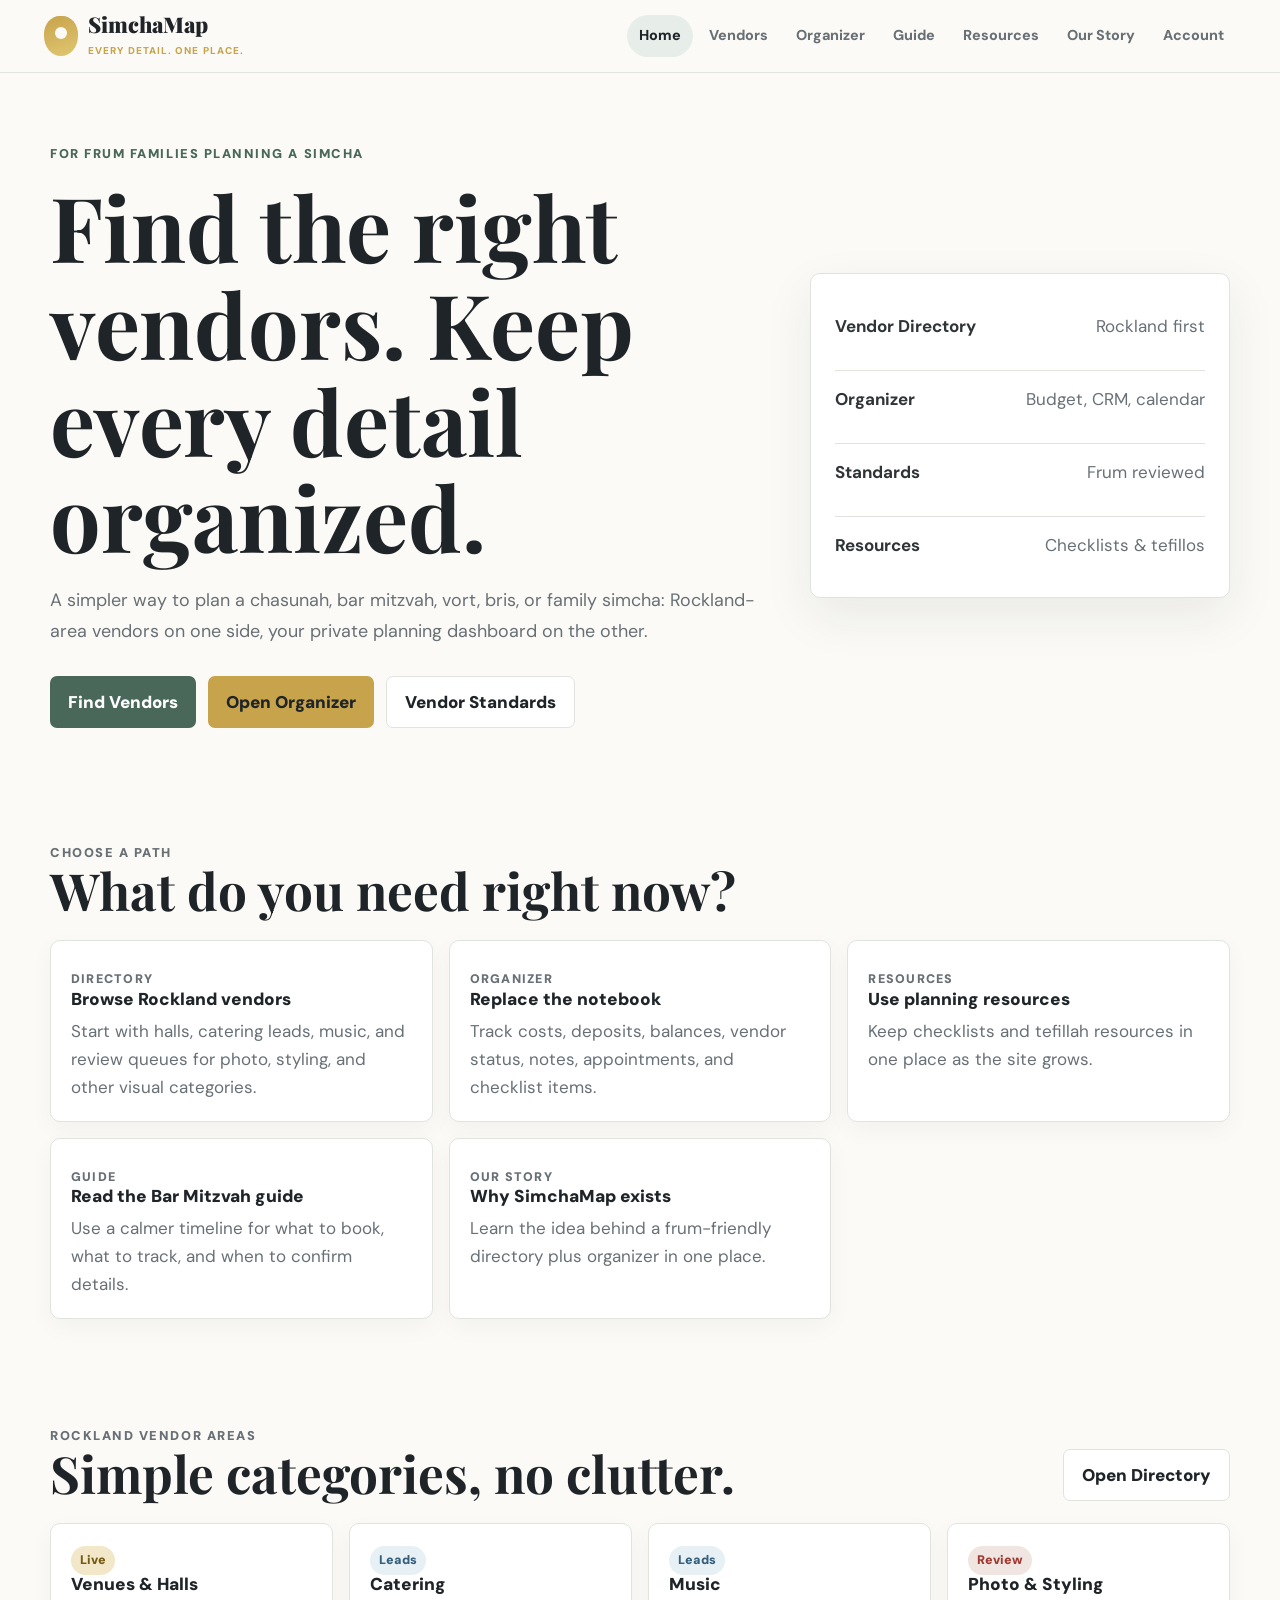
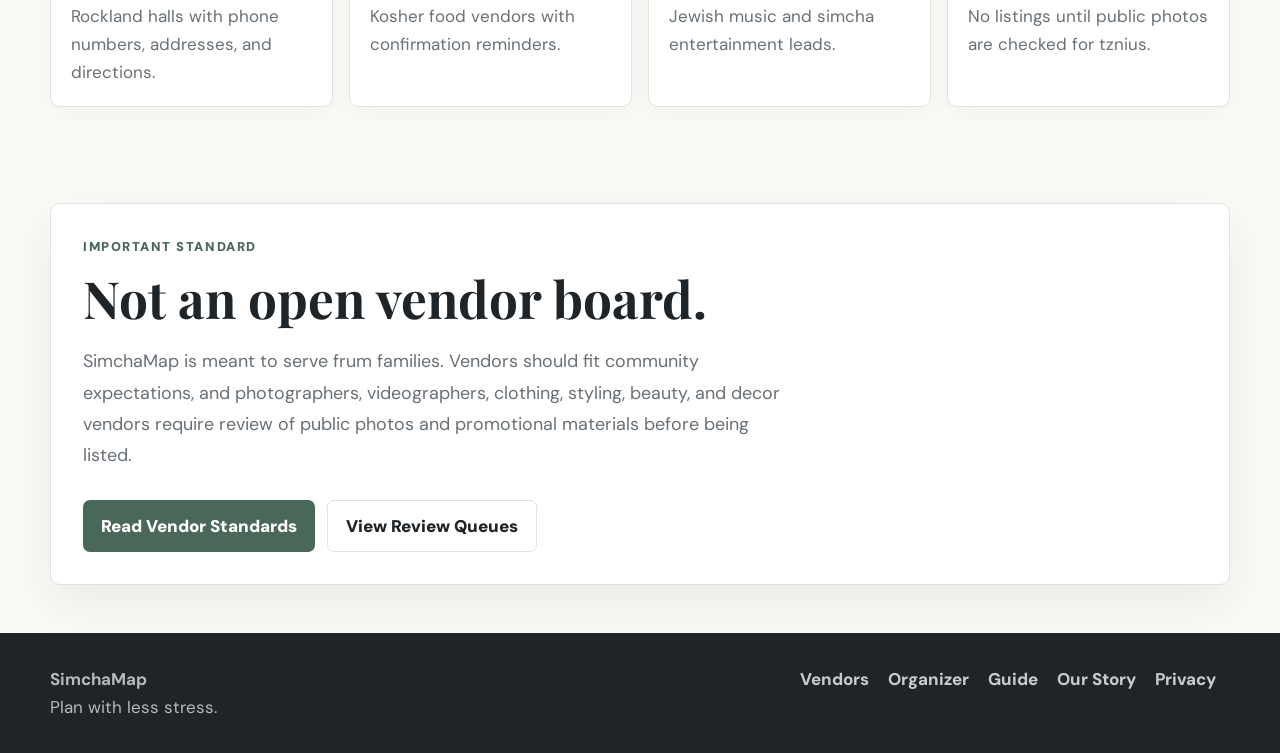
<file: index.html>
<!DOCTYPE html>
<html lang="en">
<head>
  <meta charset="UTF-8">
  <meta name="viewport" content="width=device-width, initial-scale=1.0">
  <title>SimchaMap - Simcha Planning Made Simple</title>
  <meta name="description" content="Find frum-reviewed Rockland vendors and organize your simcha budget, calendar, vendor notes, and checklist in one clean dashboard.">
  <link rel="icon" type="image/svg+xml" href="favicon.svg">
  <link rel="preconnect" href="https://fonts.googleapis.com">
  <link rel="preconnect" href="https://fonts.gstatic.com" crossorigin>
  <link href="https://fonts.googleapis.com/css2?family=DM+Sans:wght@400;500;600;700;800;900&family=Playfair+Display:wght@600;700;900&display=swap" rel="stylesheet">
  <link rel="stylesheet" href="site.css">
</head>
<body>
<div class="app-shell">
  <header class="topbar">
    <nav class="nav">
      <a class="brand" href="index.html">
        <span class="brand-mark"></span>
        <span><span class="brand-name">SimchaMap</span><span class="brand-tag">Every detail. One place.</span></span>
      </a>
      <div class="nav-links">
        <a class="active" href="index.html">Home</a>
        <a href="rockland.html">Vendors</a>
        <a href="dashboard.html">Organizer</a>
        <a href="bar-mitzvah-guide.html">Guide</a>
        <a href="resources.html">Resources</a>
        <a href="about.html">Our Story</a>
        <a href="account.html">Account</a>
      </div>
    </nav>
  </header>

  <main>
    <section class="hero">
      <div class="container hero-grid">
        <div>
          <p class="eyebrow">For frum families planning a simcha</p>
          <h1>Find the right vendors. Keep every detail organized.</h1>
          <p class="lead">A simpler way to plan a chasunah, bar mitzvah, vort, bris, or family simcha: Rockland-area vendors on one side, your private planning dashboard on the other.</p>
          <div class="actions">
            <a class="btn sage" href="rockland.html">Find Vendors</a>
            <a class="btn" href="dashboard.html">Open Organizer</a>
            <a class="btn secondary" href="vendor-standards.html">Vendor Standards</a>
          </div>
        </div>
        <aside class="panel quick-card" aria-label="Planning snapshot">
          <div class="quick-row"><strong>Vendor Directory</strong><span>Rockland first</span></div>
          <div class="quick-row"><strong>Organizer</strong><span>Budget, CRM, calendar</span></div>
          <div class="quick-row"><strong>Standards</strong><span>Frum reviewed</span></div>
          <div class="quick-row"><strong>Resources</strong><span>Checklists & tefillos</span></div>
        </aside>
      </div>
    </section>

    <section class="section">
      <div class="container">
        <div class="section-head">
          <div>
            <p class="eyebrow">Choose a path</p>
            <h2>What do you need right now?</h2>
          </div>
        </div>
        <div class="grid three">
          <article class="card clickable" onclick="location.href='rockland.html'" role="link" tabindex="0">
            <p class="meta">Directory</p>
            <h3>Browse Rockland vendors</h3>
            <p>Start with halls, catering leads, music, and review queues for photo, styling, and other visual categories.</p>
          </article>
          <article class="card clickable" onclick="location.href='dashboard.html'" role="link" tabindex="0">
            <p class="meta">Organizer</p>
            <h3>Replace the notebook</h3>
            <p>Track costs, deposits, balances, vendor status, notes, appointments, and checklist items.</p>
          </article>
          <article class="card clickable" onclick="location.href='resources.html'" role="link" tabindex="0">
            <p class="meta">Resources</p>
            <h3>Use planning resources</h3>
            <p>Keep checklists and tefillah resources in one place as the site grows.</p>
          </article>
          <article class="card clickable" onclick="location.href='bar-mitzvah-guide.html'" role="link" tabindex="0">
            <p class="meta">Guide</p>
            <h3>Read the Bar Mitzvah guide</h3>
            <p>Use a calmer timeline for what to book, what to track, and when to confirm details.</p>
          </article>
          <article class="card clickable" onclick="location.href='about.html'" role="link" tabindex="0">
            <p class="meta">Our Story</p>
            <h3>Why SimchaMap exists</h3>
            <p>Learn the idea behind a frum-friendly directory plus organizer in one place.</p>
          </article>
        </div>
      </div>
    </section>

    <section class="section">
      <div class="container">
        <div class="section-head">
          <div>
            <p class="eyebrow">Rockland vendor areas</p>
            <h2>Simple categories, no clutter.</h2>
          </div>
          <a class="btn secondary" href="rockland.html">Open Directory</a>
        </div>
        <div class="grid four">
          <article class="card clickable" onclick="location.href='rockland.html?tab=venues'" role="link" tabindex="0"><span class="badge gold">Live</span><h3>Venues & Halls</h3><p>Rockland halls with phone numbers, addresses, and directions.</p></article>
          <article class="card clickable" onclick="location.href='rockland.html?tab=catering'" role="link" tabindex="0"><span class="badge blue">Leads</span><h3>Catering</h3><p>Kosher food vendors with confirmation reminders.</p></article>
          <article class="card clickable" onclick="location.href='rockland.html?tab=music'" role="link" tabindex="0"><span class="badge blue">Leads</span><h3>Music</h3><p>Jewish music and simcha entertainment leads.</p></article>
          <article class="card clickable" onclick="location.href='rockland.html?tab=photo'" role="link" tabindex="0"><span class="badge review">Review</span><h3>Photo & Styling</h3><p>No listings until public photos are checked for tznius.</p></article>
        </div>
      </div>
    </section>

    <section class="section">
      <div class="container panel panel-pad">
        <p class="eyebrow">Important standard</p>
        <h2>Not an open vendor board.</h2>
        <p class="lead">SimchaMap is meant to serve frum families. Vendors should fit community expectations, and photographers, videographers, clothing, styling, beauty, and decor vendors require review of public photos and promotional materials before being listed.</p>
        <div class="actions">
          <a class="btn sage" href="vendor-standards.html">Read Vendor Standards</a>
          <a class="btn secondary" href="rockland.html?tab=photo">View Review Queues</a>
        </div>
      </div>
    </section>
  </main>

  <footer class="footer">
    <div class="footer-inner">
      <div><strong>SimchaMap</strong><br>Plan with less stress.</div>
      <div>
        <a href="rockland.html">Vendors</a>
        <a href="dashboard.html">Organizer</a>
        <a href="bar-mitzvah-guide.html">Guide</a>
        <a href="about.html">Our Story</a>
        <a href="privacy.html">Privacy</a>
      </div>
    </div>
  </footer>
</div>
<script>
document.querySelectorAll('[role="link"]').forEach(function(card){
  card.addEventListener('keydown', function(e){
    if (e.key === 'Enter' || e.key === ' ') { e.preventDefault(); card.click(); }
  });
});
</script>
</body>
</html>
</file>
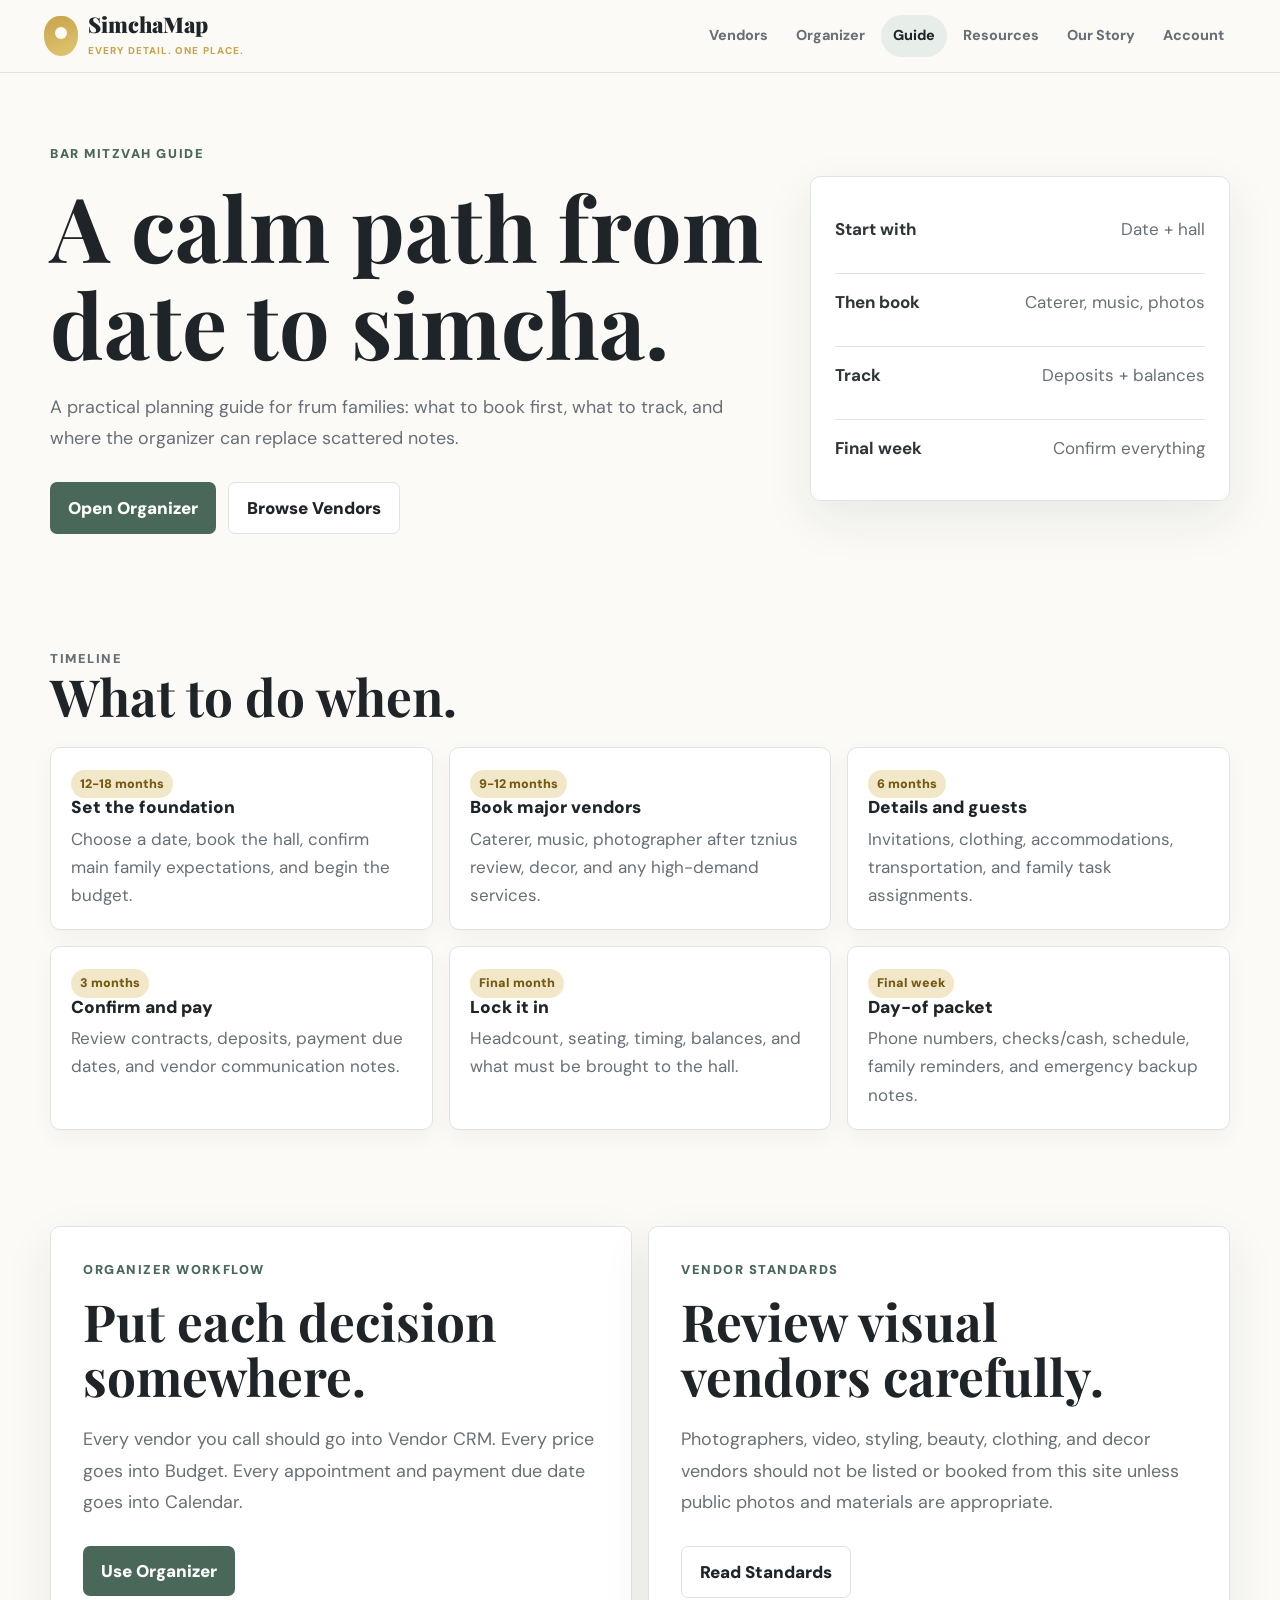
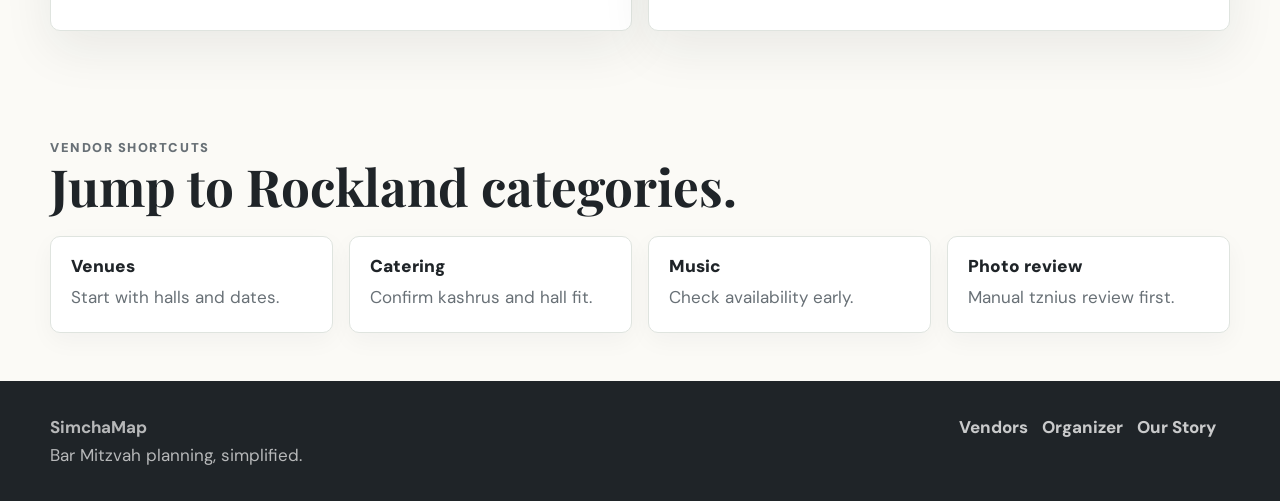
<file: bar-mitzvah-guide.html>
<!DOCTYPE html>
<html lang="en">
<head>
  <meta charset="UTF-8">
  <meta name="viewport" content="width=device-width, initial-scale=1.0">
  <title>Bar Mitzvah Guide - SimchaMap</title>
  <meta name="description" content="A simple frum Bar Mitzvah planning guide with timelines, vendor priorities, and organizer links.">
  <link rel="icon" type="image/svg+xml" href="favicon.svg">
  <link rel="preconnect" href="https://fonts.googleapis.com">
  <link rel="preconnect" href="https://fonts.gstatic.com" crossorigin>
  <link href="https://fonts.googleapis.com/css2?family=DM+Sans:wght@400;500;600;700;800;900&family=Playfair+Display:wght@600;700;900&display=swap" rel="stylesheet">
  <link rel="stylesheet" href="site.css">
</head>
<body>
<div class="app-shell">
  <header class="topbar">
    <nav class="nav">
      <a class="brand" href="index.html"><span class="brand-mark"></span><span><span class="brand-name">SimchaMap</span><span class="brand-tag">Every detail. One place.</span></span></a>
      <div class="nav-links">
        <a href="rockland.html">Vendors</a>
        <a href="dashboard.html">Organizer</a>
        <a class="active" href="bar-mitzvah-guide.html">Guide</a>
        <a href="resources.html">Resources</a>
        <a href="about.html">Our Story</a>
        <a href="account.html">Account</a>
      </div>
    </nav>
  </header>

  <main>
    <section class="hero">
      <div class="container hero-grid">
        <div>
          <p class="eyebrow">Bar Mitzvah guide</p>
          <h1>A calm path from date to simcha.</h1>
          <p class="lead">A practical planning guide for frum families: what to book first, what to track, and where the organizer can replace scattered notes.</p>
          <div class="actions">
            <a class="btn sage" href="dashboard.html">Open Organizer</a>
            <a class="btn secondary" href="rockland.html">Browse Vendors</a>
          </div>
        </div>
        <aside class="panel quick-card">
          <div class="quick-row"><strong>Start with</strong><span>Date + hall</span></div>
          <div class="quick-row"><strong>Then book</strong><span>Caterer, music, photos</span></div>
          <div class="quick-row"><strong>Track</strong><span>Deposits + balances</span></div>
          <div class="quick-row"><strong>Final week</strong><span>Confirm everything</span></div>
        </aside>
      </div>
    </section>

    <section class="section">
      <div class="container">
        <div class="section-head">
          <div>
            <p class="eyebrow">Timeline</p>
            <h2>What to do when.</h2>
          </div>
        </div>
        <div class="grid three">
          <article class="card"><span class="badge gold">12-18 months</span><h3>Set the foundation</h3><p>Choose a date, book the hall, confirm main family expectations, and begin the budget.</p></article>
          <article class="card"><span class="badge gold">9-12 months</span><h3>Book major vendors</h3><p>Caterer, music, photographer after tznius review, decor, and any high-demand services.</p></article>
          <article class="card"><span class="badge gold">6 months</span><h3>Details and guests</h3><p>Invitations, clothing, accommodations, transportation, and family task assignments.</p></article>
          <article class="card"><span class="badge gold">3 months</span><h3>Confirm and pay</h3><p>Review contracts, deposits, payment due dates, and vendor communication notes.</p></article>
          <article class="card"><span class="badge gold">Final month</span><h3>Lock it in</h3><p>Headcount, seating, timing, balances, and what must be brought to the hall.</p></article>
          <article class="card"><span class="badge gold">Final week</span><h3>Day-of packet</h3><p>Phone numbers, checks/cash, schedule, family reminders, and emergency backup notes.</p></article>
        </div>
      </div>
    </section>

    <section class="section">
      <div class="container grid two">
        <article class="panel panel-pad">
          <p class="eyebrow">Organizer workflow</p>
          <h2>Put each decision somewhere.</h2>
          <p class="lead">Every vendor you call should go into Vendor CRM. Every price goes into Budget. Every appointment and payment due date goes into Calendar.</p>
          <div class="actions"><a class="btn sage" href="dashboard.html">Use Organizer</a></div>
        </article>
        <article class="panel panel-pad">
          <p class="eyebrow">Vendor standards</p>
          <h2>Review visual vendors carefully.</h2>
          <p class="lead">Photographers, video, styling, beauty, clothing, and decor vendors should not be listed or booked from this site unless public photos and materials are appropriate.</p>
          <div class="actions"><a class="btn secondary" href="vendor-standards.html">Read Standards</a></div>
        </article>
      </div>
    </section>

    <section class="section">
      <div class="container">
        <div class="section-head">
          <div>
            <p class="eyebrow">Vendor shortcuts</p>
            <h2>Jump to Rockland categories.</h2>
          </div>
        </div>
        <div class="grid four">
          <article class="card clickable" onclick="location.href='rockland.html?tab=venues'" role="link" tabindex="0"><h3>Venues</h3><p>Start with halls and dates.</p></article>
          <article class="card clickable" onclick="location.href='rockland.html?tab=catering'" role="link" tabindex="0"><h3>Catering</h3><p>Confirm kashrus and hall fit.</p></article>
          <article class="card clickable" onclick="location.href='rockland.html?tab=music'" role="link" tabindex="0"><h3>Music</h3><p>Check availability early.</p></article>
          <article class="card clickable" onclick="location.href='rockland.html?tab=photo'" role="link" tabindex="0"><h3>Photo review</h3><p>Manual tznius review first.</p></article>
        </div>
      </div>
    </section>
  </main>

  <footer class="footer">
    <div class="footer-inner">
      <div><strong>SimchaMap</strong><br>Bar Mitzvah planning, simplified.</div>
      <div><a href="rockland.html">Vendors</a><a href="dashboard.html">Organizer</a><a href="about.html">Our Story</a></div>
    </div>
  </footer>
</div>
<script>
document.querySelectorAll('[role="link"]').forEach(function(card){
  card.addEventListener('keydown', function(e){ if(e.key==='Enter'||e.key===' '){ e.preventDefault(); card.click(); } });
});
</script>
</body>
</html>
</file>
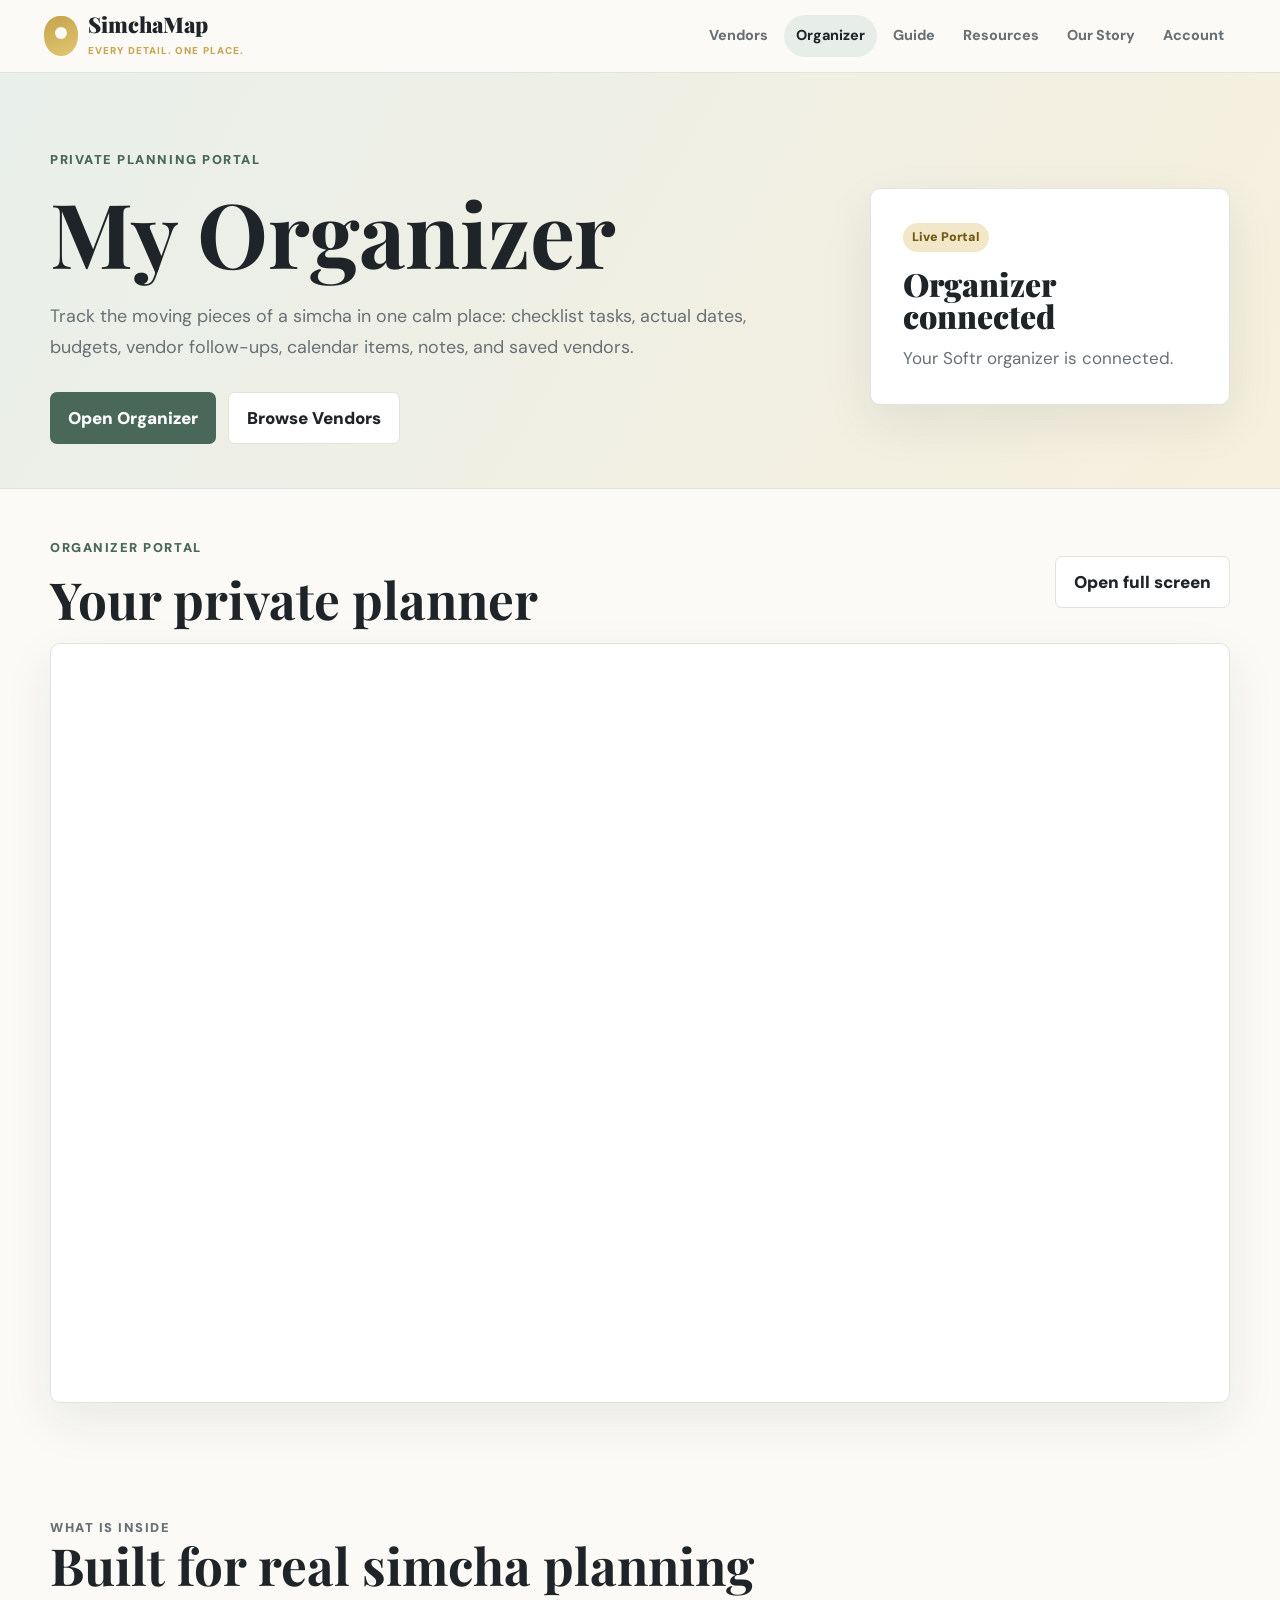
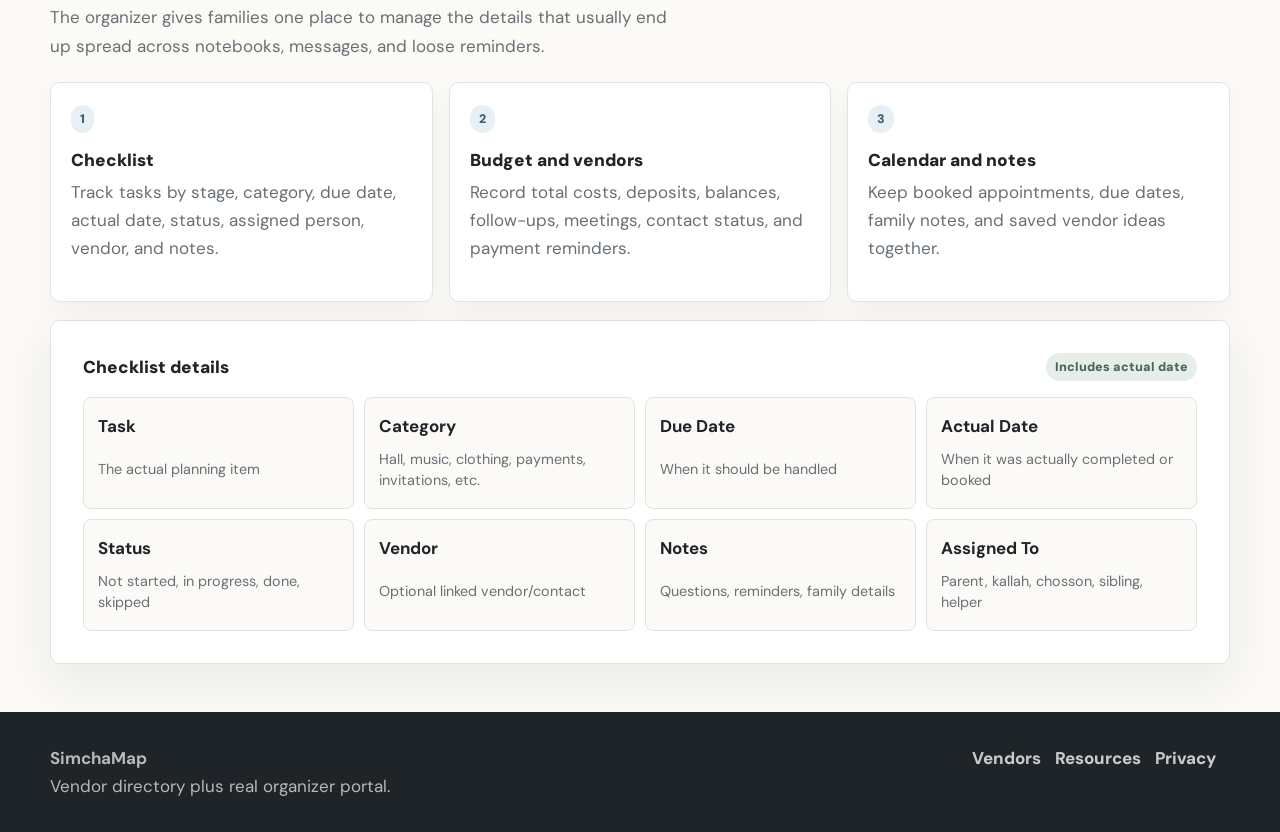
<file: dashboard.html>
<!DOCTYPE html>
<html lang="en">
<head>
  <meta charset="UTF-8">
  <meta name="viewport" content="width=device-width, initial-scale=1.0">
  <title>My Organizer - SimchaMap</title>
  <meta name="description" content="Open the SimchaMap planning organizer portal for checklist tasks, actual dates, vendors, budgets, notes, and calendar items.">
  <link rel="icon" type="image/svg+xml" href="favicon.svg">
  <link rel="preconnect" href="https://fonts.googleapis.com">
  <link rel="preconnect" href="https://fonts.gstatic.com" crossorigin>
  <link href="https://fonts.googleapis.com/css2?family=DM+Sans:wght@400;500;600;700;800;900&family=Playfair+Display:wght@600;700;900&display=swap" rel="stylesheet">
  <link rel="stylesheet" href="site.css">
</head>
<body>
<div class="app-shell">
  <header class="topbar">
    <nav class="nav">
      <a class="brand" href="index.html"><span class="brand-mark"></span><span><span class="brand-name">SimchaMap</span><span class="brand-tag">Every detail. One place.</span></span></a>
      <div class="nav-links">
        <a href="rockland.html">Vendors</a>
        <a class="active" href="dashboard.html">Organizer</a>
        <a href="bar-mitzvah-guide.html">Guide</a>
        <a href="resources.html">Resources</a>
        <a href="about.html">Our Story</a>
        <a href="account.html">Account</a>
      </div>
    </nav>
  </header>

  <main>
    <section class="portal-hero">
      <div class="container portal-hero-grid">
        <div>
          <p class="eyebrow">Private planning portal</p>
          <h1>My Organizer</h1>
          <p class="lead">Track the moving pieces of a simcha in one calm place: checklist tasks, actual dates, budgets, vendor follow-ups, calendar items, notes, and saved vendors.</p>
          <div class="actions">
            <a class="btn sage" id="open-portal" href="https://organizer.simchamap.com" target="_blank" rel="noopener">Open Organizer</a>
            <a class="btn secondary" href="rockland.html">Browse Vendors</a>
          </div>
        </div>
        <aside class="panel panel-pad portal-status">
          <span class="badge gold">Live Portal</span>
          <h3>Organizer connected</h3>
          <p id="portal-status-text">Open the organizer to sign in and manage your planning details.</p>
        </aside>
      </div>
    </section>

    <section class="section" id="portal-frame-section" hidden>
      <div class="container">
        <div class="toolbar">
          <div>
            <p class="eyebrow">Organizer portal</p>
            <h2>Your private planner</h2>
          </div>
          <a class="btn secondary" id="open-fullscreen" target="_blank" rel="noopener">Open full screen</a>
        </div>
        <iframe id="portal-frame" class="portal-frame" title="SimchaMap Organizer Portal"></iframe>
      </div>
    </section>

    <section class="section" id="portal-setup">
      <div class="container">
        <div class="section-head">
          <div>
            <p class="eyebrow">What is inside</p>
            <h2>Built for real simcha planning</h2>
            <p>The organizer gives families one place to manage the details that usually end up spread across notebooks, messages, and loose reminders.</p>
          </div>
        </div>

        <div class="grid three setup-steps">
          <article class="card">
            <span class="badge blue">1</span>
            <h3>Checklist</h3>
            <p>Track tasks by stage, category, due date, actual date, status, assigned person, vendor, and notes.</p>
          </article>
          <article class="card">
            <span class="badge blue">2</span>
            <h3>Budget and vendors</h3>
            <p>Record total costs, deposits, balances, follow-ups, meetings, contact status, and payment reminders.</p>
          </article>
          <article class="card">
            <span class="badge blue">3</span>
            <h3>Calendar and notes</h3>
            <p>Keep booked appointments, due dates, family notes, and saved vendor ideas together.</p>
          </article>
        </div>

        <div class="panel panel-pad schema-panel">
          <div class="toolbar">
            <h3>Checklist details</h3>
            <span class="badge">Includes actual date</span>
          </div>
          <div class="schema-table">
            <div><strong>Task</strong><span>The actual planning item</span></div>
            <div><strong>Category</strong><span>Hall, music, clothing, payments, invitations, etc.</span></div>
            <div><strong>Due Date</strong><span>When it should be handled</span></div>
            <div><strong>Actual Date</strong><span>When it was actually completed or booked</span></div>
            <div><strong>Status</strong><span>Not started, in progress, done, skipped</span></div>
            <div><strong>Vendor</strong><span>Optional linked vendor/contact</span></div>
            <div><strong>Notes</strong><span>Questions, reminders, family details</span></div>
            <div><strong>Assigned To</strong><span>Parent, kallah, chosson, sibling, helper</span></div>
          </div>
        </div>
      </div>
    </section>
  </main>

  <footer class="footer">
    <div class="footer-inner">
      <div><strong>SimchaMap</strong><br>Vendor directory plus real organizer portal.</div>
      <div><a href="rockland.html">Vendors</a><a href="resources.html">Resources</a><a href="privacy.html">Privacy</a></div>
    </div>
  </footer>
</div>

<script>
const SOFTR_ORGANIZER_URL = 'https://organizer.simchamap.com';

function configureOrganizerPortal() {
  const url = SOFTR_ORGANIZER_URL.trim();
  const openPortal = document.getElementById('open-portal');
  const openFullscreen = document.getElementById('open-fullscreen');
  const frame = document.getElementById('portal-frame');
  const section = document.getElementById('portal-frame-section');
  const status = document.getElementById('portal-status-text');

  if (!url) return;

  openPortal.href = url;
  openPortal.target = '_blank';
  openPortal.rel = 'noopener';
  openPortal.textContent = 'Open Organizer';
  openFullscreen.href = url;
  frame.src = url;
  section.hidden = false;
  status.textContent = 'Your Softr organizer is connected.';
}

configureOrganizerPortal();
</script>
</body>
</html>
</file>
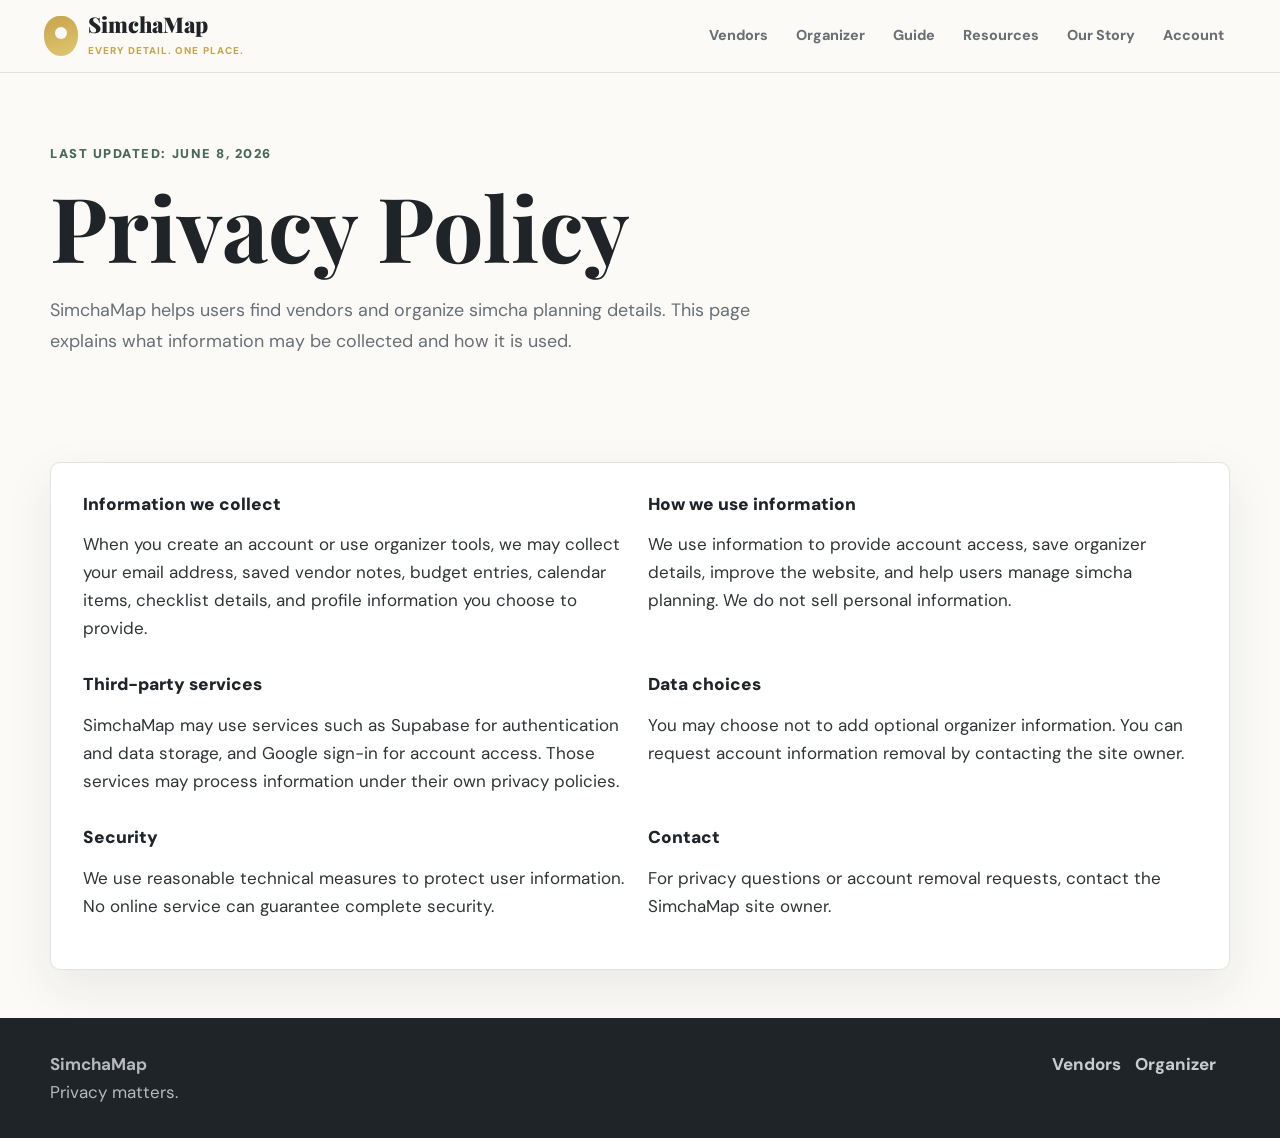
<file: privacy.html>
<!DOCTYPE html>
<html lang="en">
<head>
  <meta charset="UTF-8">
  <meta name="viewport" content="width=device-width, initial-scale=1.0">
  <title>Privacy Policy - SimchaMap</title>
  <meta name="description" content="Privacy Policy for SimchaMap.">
  <link rel="icon" type="image/svg+xml" href="favicon.svg">
  <link rel="preconnect" href="https://fonts.googleapis.com">
  <link rel="preconnect" href="https://fonts.gstatic.com" crossorigin>
  <link href="https://fonts.googleapis.com/css2?family=DM+Sans:wght@400;500;600;700;800;900&family=Playfair+Display:wght@600;700;900&display=swap" rel="stylesheet">
  <link rel="stylesheet" href="site.css">
</head>
<body>
<div class="app-shell">
  <header class="topbar">
    <nav class="nav">
      <a class="brand" href="index.html"><span class="brand-mark"></span><span><span class="brand-name">SimchaMap</span><span class="brand-tag">Every detail. One place.</span></span></a>
      <div class="nav-links"><a href="rockland.html">Vendors</a><a href="dashboard.html">Organizer</a><a href="bar-mitzvah-guide.html">Guide</a><a href="resources.html">Resources</a><a href="about.html">Our Story</a><a href="account.html">Account</a></div>
    </nav>
  </header>
  <main>
    <section class="hero">
      <div class="container">
        <p class="eyebrow">Last updated: June 8, 2026</p>
        <h1>Privacy Policy</h1>
        <p class="lead">SimchaMap helps users find vendors and organize simcha planning details. This page explains what information may be collected and how it is used.</p>
      </div>
    </section>
    <section class="section">
      <div class="container panel panel-pad">
        <div class="grid two">
          <article><h3>Information we collect</h3><p>When you create an account or use organizer tools, we may collect your email address, saved vendor notes, budget entries, calendar items, checklist details, and profile information you choose to provide.</p></article>
          <article><h3>How we use information</h3><p>We use information to provide account access, save organizer details, improve the website, and help users manage simcha planning. We do not sell personal information.</p></article>
          <article><h3>Third-party services</h3><p>SimchaMap may use services such as Supabase for authentication and data storage, and Google sign-in for account access. Those services may process information under their own privacy policies.</p></article>
          <article><h3>Data choices</h3><p>You may choose not to add optional organizer information. You can request account information removal by contacting the site owner.</p></article>
          <article><h3>Security</h3><p>We use reasonable technical measures to protect user information. No online service can guarantee complete security.</p></article>
          <article><h3>Contact</h3><p>For privacy questions or account removal requests, contact the SimchaMap site owner.</p></article>
        </div>
      </div>
    </section>
  </main>
  <footer class="footer"><div class="footer-inner"><div><strong>SimchaMap</strong><br>Privacy matters.</div><div><a href="rockland.html">Vendors</a><a href="dashboard.html">Organizer</a></div></div></footer>
</div>
</body>
</html>
</file>
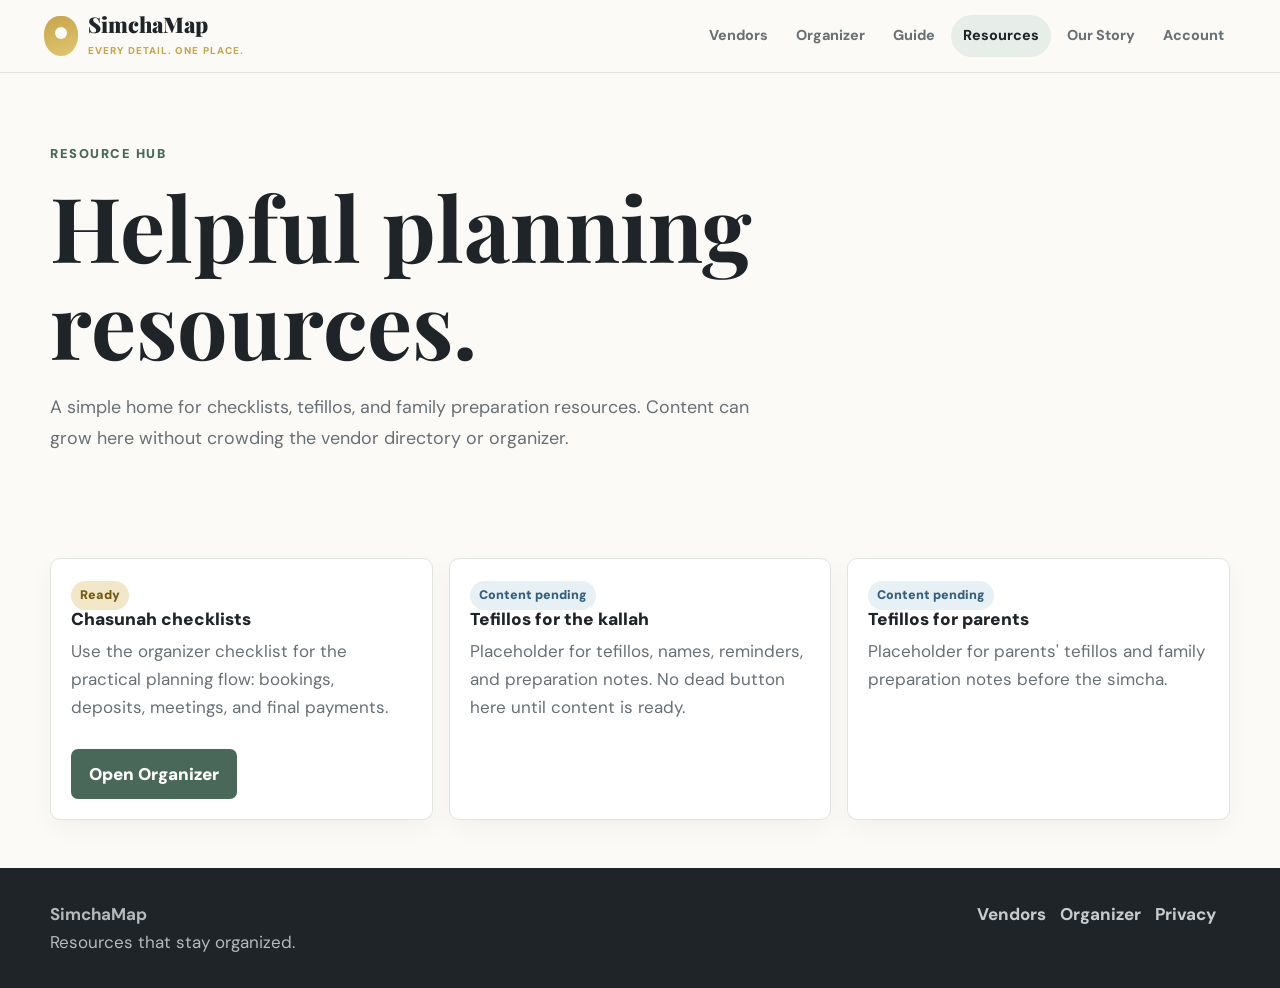
<file: resources.html>
<!DOCTYPE html>
<html lang="en">
<head>
  <meta charset="UTF-8">
  <meta name="viewport" content="width=device-width, initial-scale=1.0">
  <title>Resources - SimchaMap</title>
  <meta name="description" content="SimchaMap resource hub for checklists, tefillos, and simcha planning support.">
  <link rel="icon" type="image/svg+xml" href="favicon.svg">
  <link rel="preconnect" href="https://fonts.googleapis.com">
  <link rel="preconnect" href="https://fonts.gstatic.com" crossorigin>
  <link href="https://fonts.googleapis.com/css2?family=DM+Sans:wght@400;500;600;700;800;900&family=Playfair+Display:wght@600;700;900&display=swap" rel="stylesheet">
  <link rel="stylesheet" href="site.css">
</head>
<body>
<div class="app-shell">
  <header class="topbar">
    <nav class="nav">
      <a class="brand" href="index.html"><span class="brand-mark"></span><span><span class="brand-name">SimchaMap</span><span class="brand-tag">Every detail. One place.</span></span></a>
      <div class="nav-links">
        <a href="rockland.html">Vendors</a>
        <a href="dashboard.html">Organizer</a>
        <a href="bar-mitzvah-guide.html">Guide</a>
        <a class="active" href="resources.html">Resources</a>
        <a href="about.html">Our Story</a>
        <a href="account.html">Account</a>
      </div>
    </nav>
  </header>
  <main>
    <section class="hero">
      <div class="container">
        <p class="eyebrow">Resource hub</p>
        <h1>Helpful planning resources.</h1>
        <p class="lead">A simple home for checklists, tefillos, and family preparation resources. Content can grow here without crowding the vendor directory or organizer.</p>
      </div>
    </section>
    <section class="section">
      <div class="container grid three">
        <article class="card">
          <span class="badge gold">Ready</span>
          <h3>Chasunah checklists</h3>
          <p>Use the organizer checklist for the practical planning flow: bookings, deposits, meetings, and final payments.</p>
          <div class="actions"><a class="btn sage" href="dashboard.html">Open Organizer</a></div>
        </article>
        <article class="card">
          <span class="badge blue">Content pending</span>
          <h3>Tefillos for the kallah</h3>
          <p>Placeholder for tefillos, names, reminders, and preparation notes. No dead button here until content is ready.</p>
        </article>
        <article class="card">
          <span class="badge blue">Content pending</span>
          <h3>Tefillos for parents</h3>
          <p>Placeholder for parents' tefillos and family preparation notes before the simcha.</p>
        </article>
      </div>
    </section>
  </main>
  <footer class="footer"><div class="footer-inner"><div><strong>SimchaMap</strong><br>Resources that stay organized.</div><div><a href="rockland.html">Vendors</a><a href="dashboard.html">Organizer</a><a href="privacy.html">Privacy</a></div></div></footer>
</div>
</body>
</html>
</file>
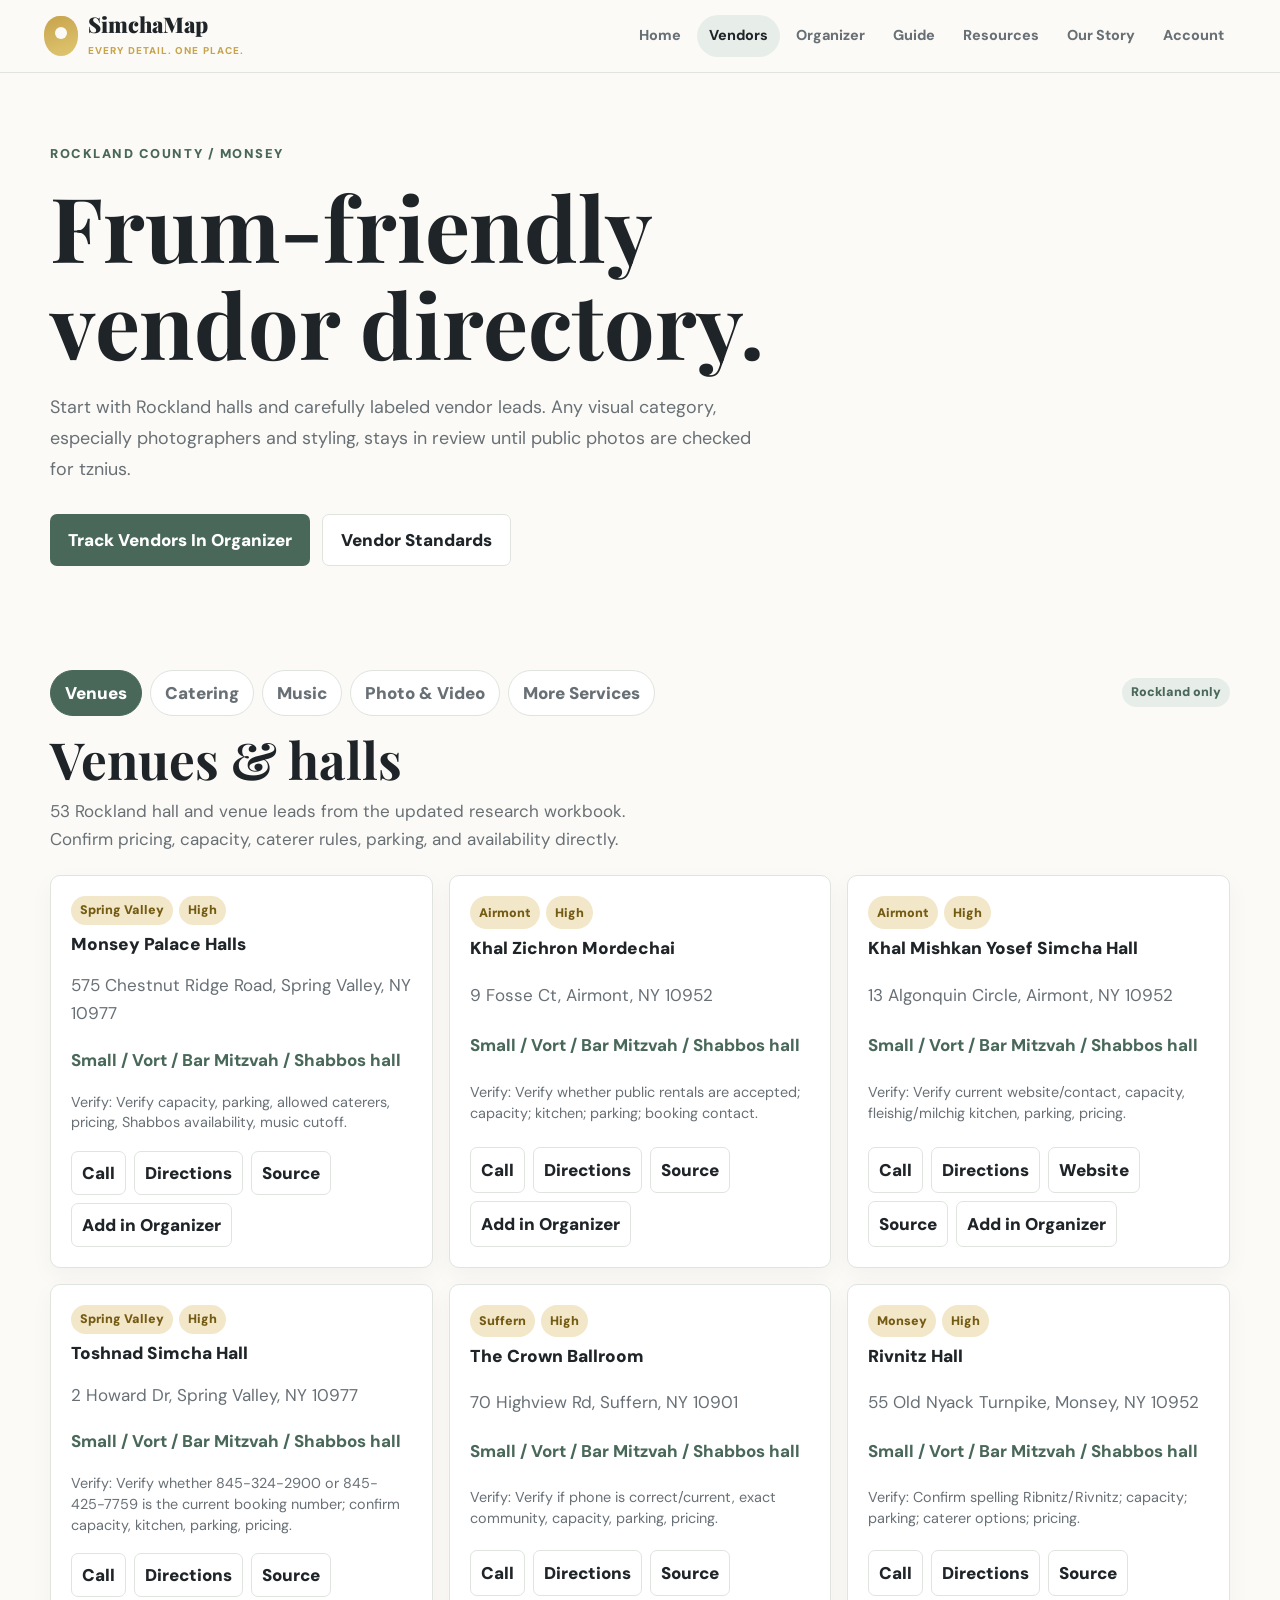
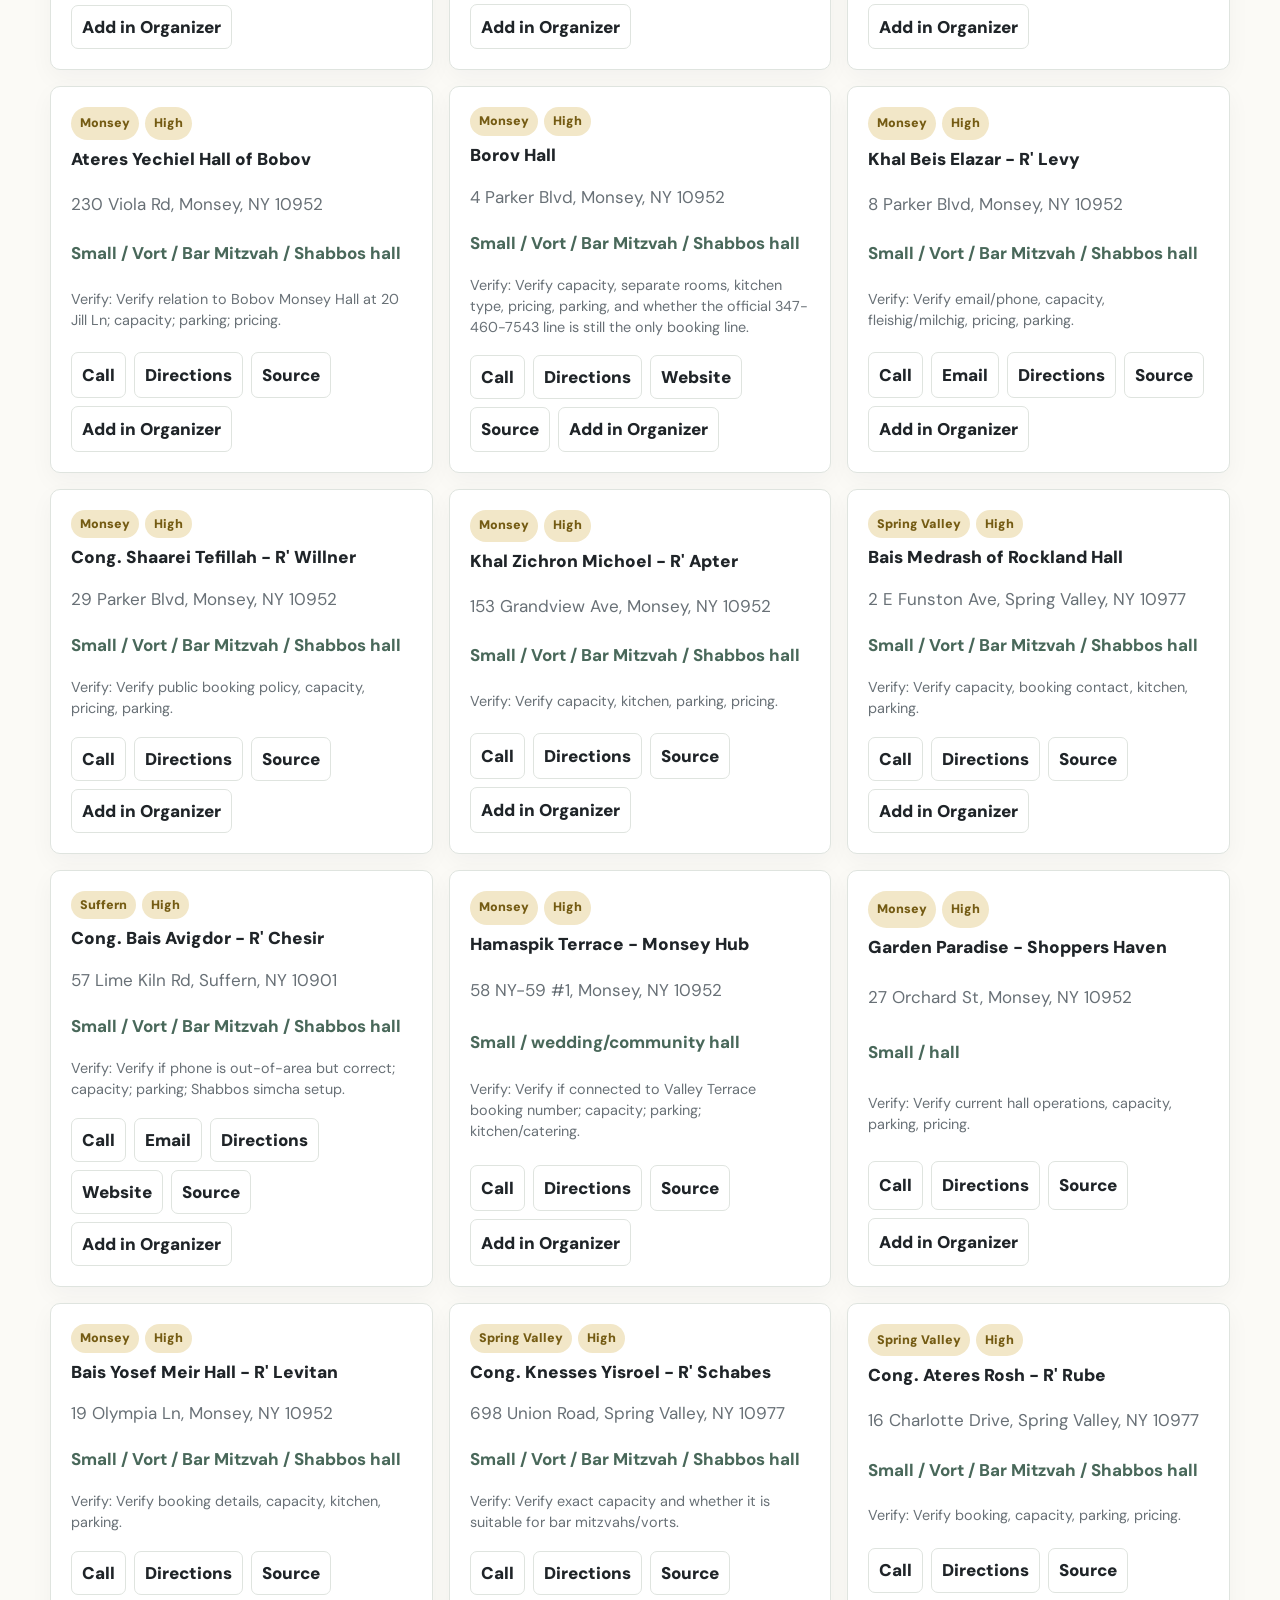
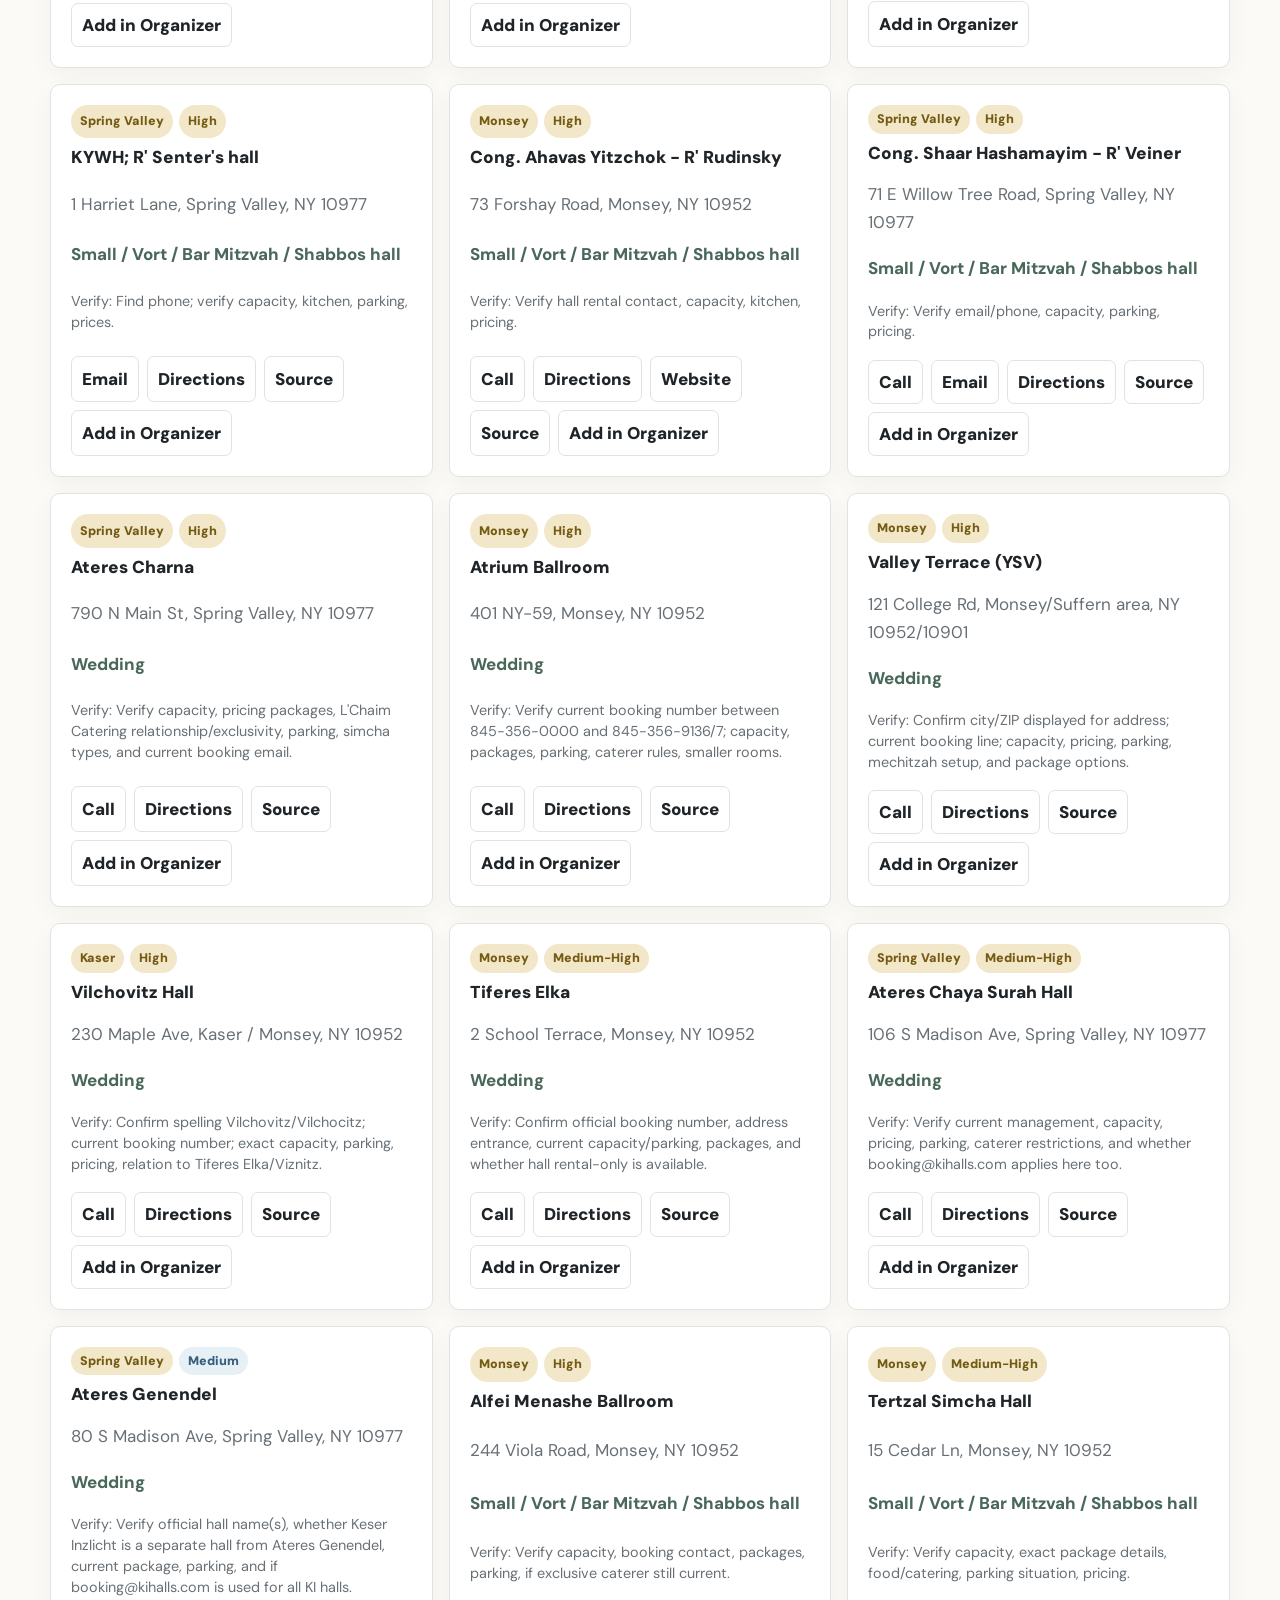
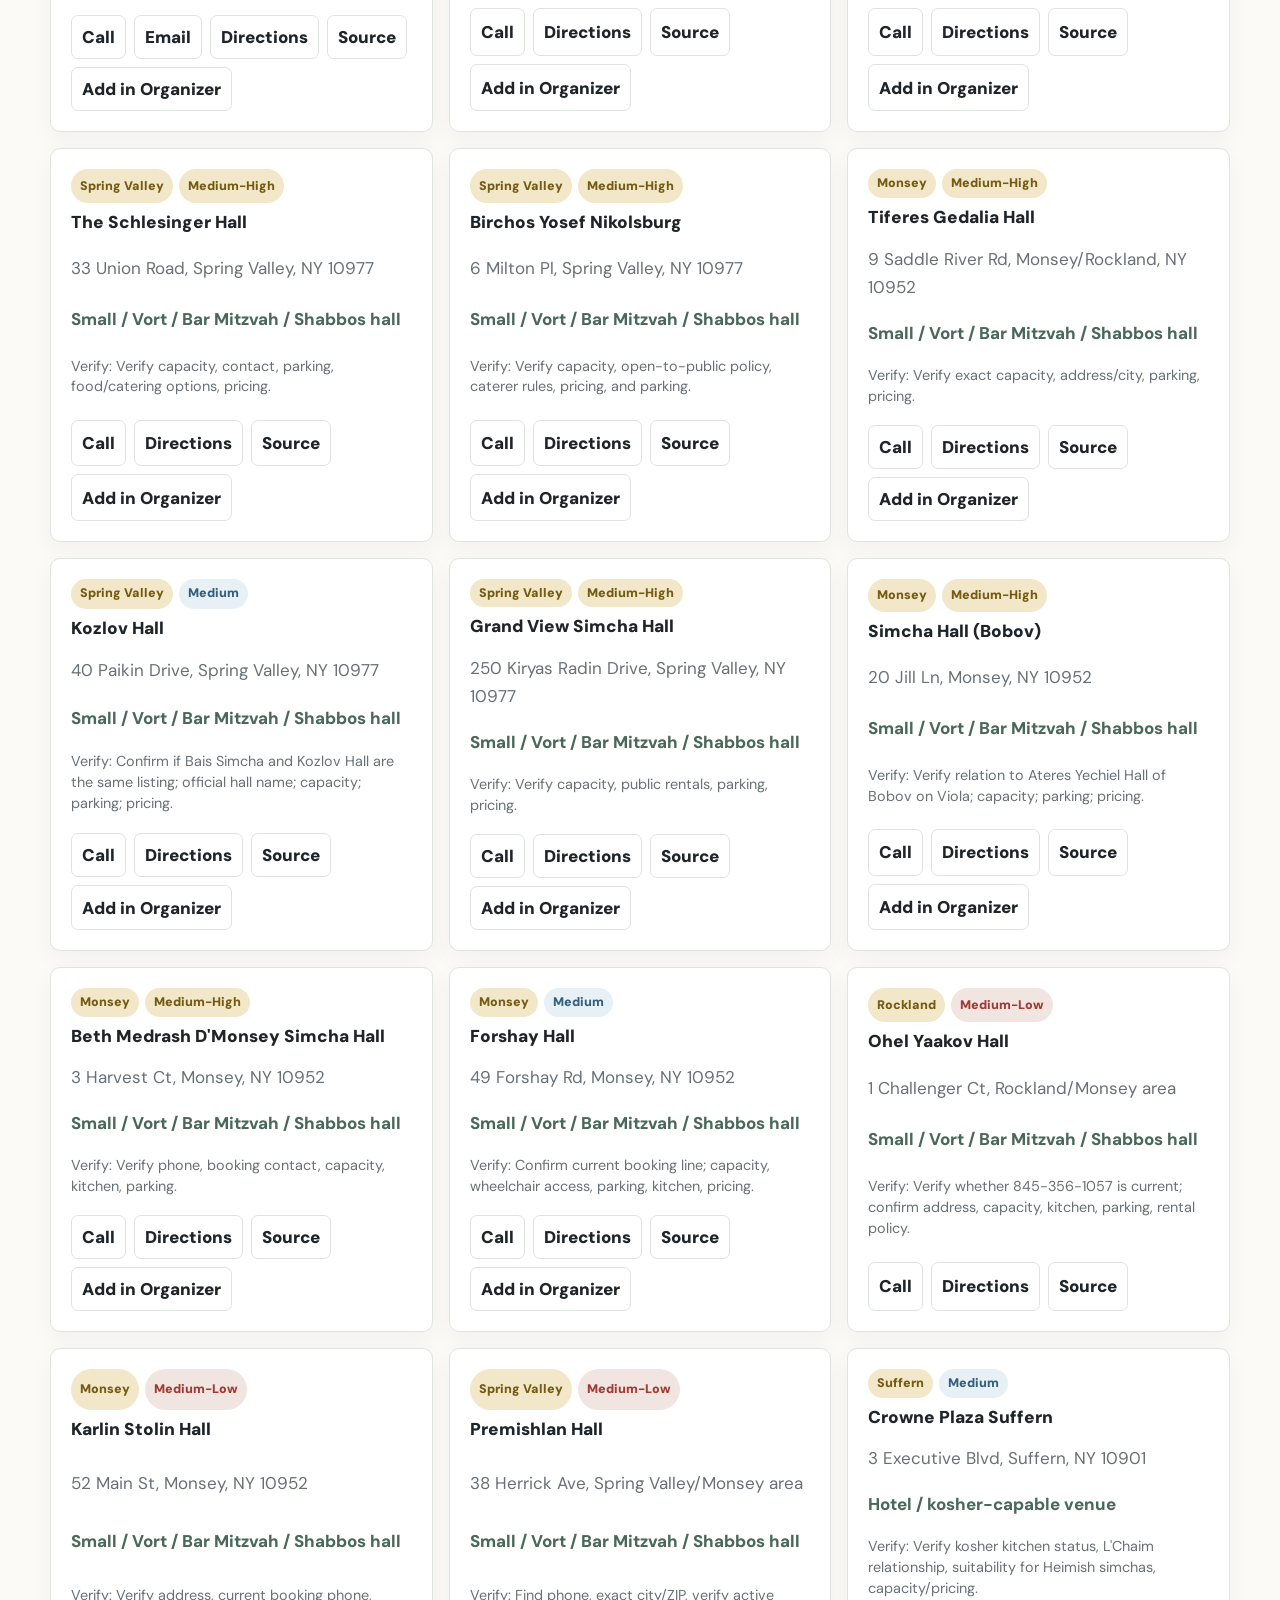
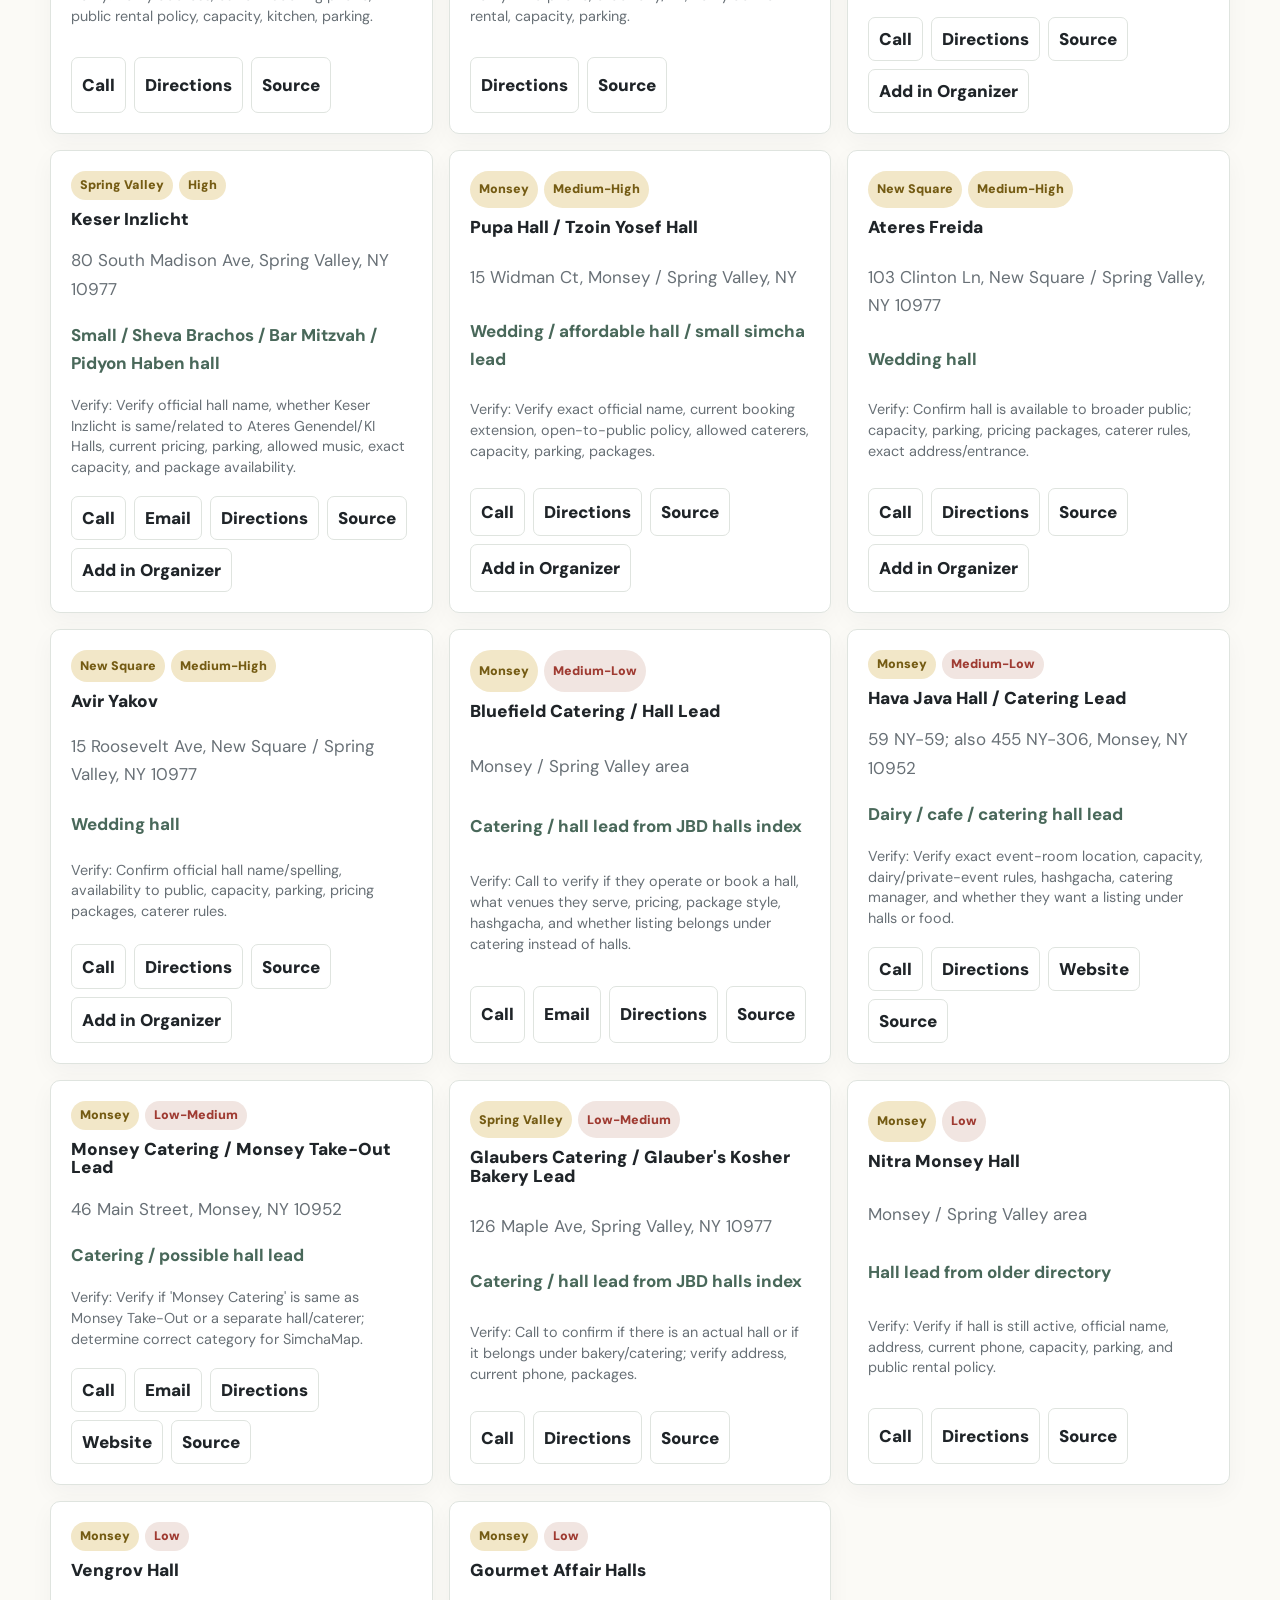
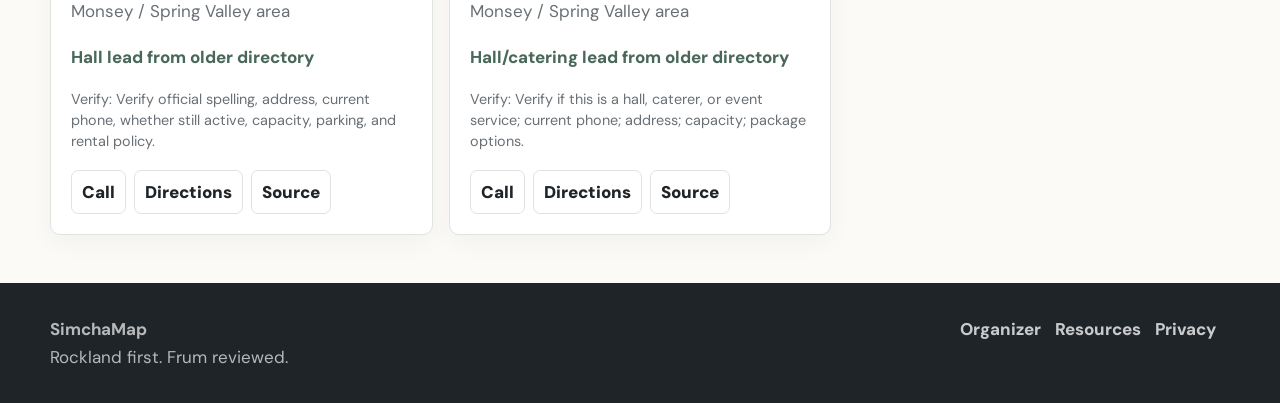
<file: rockland.html>
<!DOCTYPE html>
<html lang="en">
<head>
  <meta charset="UTF-8">
  <meta name="viewport" content="width=device-width, initial-scale=1.0">
  <title>Rockland Vendors - SimchaMap</title>
  <meta name="description" content="Rockland County simcha vendors and halls, organized for frum families.">
  <link rel="icon" type="image/svg+xml" href="favicon.svg">
  <link rel="preconnect" href="https://fonts.googleapis.com">
  <link rel="preconnect" href="https://fonts.gstatic.com" crossorigin>
  <link href="https://fonts.googleapis.com/css2?family=DM+Sans:wght@400;500;600;700;800;900&family=Playfair+Display:wght@600;700;900&display=swap" rel="stylesheet">
  <link rel="stylesheet" href="site.css">
</head>
<body>
<div class="app-shell">
  <header class="topbar">
    <nav class="nav">
      <a class="brand" href="index.html"><span class="brand-mark"></span><span><span class="brand-name">SimchaMap</span><span class="brand-tag">Every detail. One place.</span></span></a>
      <div class="nav-links">
        <a href="index.html">Home</a>
        <a class="active" href="rockland.html">Vendors</a>
        <a href="dashboard.html">Organizer</a>
        <a href="bar-mitzvah-guide.html">Guide</a>
        <a href="resources.html">Resources</a>
        <a href="about.html">Our Story</a>
        <a href="account.html">Account</a>
      </div>
    </nav>
  </header>

  <main>
    <section class="hero">
      <div class="container">
        <p class="eyebrow">Rockland County / Monsey</p>
        <h1>Frum-friendly vendor directory.</h1>
        <p class="lead">Start with Rockland halls and carefully labeled vendor leads. Any visual category, especially photographers and styling, stays in review until public photos are checked for tznius.</p>
        <div class="actions">
          <a class="btn sage" href="dashboard.html">Track Vendors In Organizer</a>
          <a class="btn secondary" href="vendor-standards.html">Vendor Standards</a>
        </div>
      </div>
    </section>

    <section class="section">
      <div class="container">
        <div class="toolbar">
          <div class="tabs" aria-label="Vendor categories">
            <button class="tab active" data-tab="venues" onclick="switchTab('venues')">Venues</button>
            <button class="tab" data-tab="catering" onclick="switchTab('catering')">Catering</button>
            <button class="tab" data-tab="music" onclick="switchTab('music')">Music</button>
            <button class="tab" data-tab="photo" onclick="switchTab('photo')">Photo & Video</button>
            <button class="tab" data-tab="more" onclick="switchTab('more')">More Services</button>
          </div>
          <span class="badge">Rockland only</span>
        </div>

        <div id="venues" class="tab-panel active">
          <div class="section-head">
            <div><h2>Venues & halls</h2><p id="venue-count">Updated Rockland hall leads. Families should confirm pricing, package details, caterer rules, and availability directly.</p></div>
          </div>
          <div class="grid three" id="venues-grid"></div>
        </div>

        <div id="catering" class="tab-panel">
          <div class="section-head"><div><h2>Catering leads</h2><p>Food vendors must be kosher/frum-family appropriate. Always confirm hashgacha and hall compatibility.</p></div></div>
          <div class="grid three">
            <article class="card vendor-card"><span class="badge blue">Confirm kashrus</span><h3>Rockland Kosher Catering</h3><p>Monsey-based kosher catering lead for simchos, brunches, and local events.</p><div class="vendor-actions"><a class="small-link" target="_blank" href="https://rocklandkoshercatering.com/">Website</a></div></article>
            <article class="card vendor-card"><span class="badge blue">Airmont</span><h3>Yoffee</h3><p>Rockland County catering lead listed for bris, shul, hall, and home events.</p><div class="vendor-actions"><a class="small-link" href="tel:8453563100">Call</a><a class="small-link" target="_blank" href="https://www.gokosher.com/en/s99205">Listing</a></div></article>
            <article class="card vendor-card"><span class="badge review">Add carefully</span><h3>More caterers</h3><p>Add only after confirming kosher supervision, Rockland service area, and accurate contact details.</p><div class="vendor-actions"><a class="small-link" href="vendor-standards.html">Standards</a></div></article>
          </div>
        </div>

        <div id="music" class="tab-panel">
          <div class="section-head"><div><h2>Music & entertainment</h2><p>Jewish music and entertainment leads serving the frum simcha market. Confirm Rockland availability before booking.</p></div></div>
          <div class="grid three">
            <article class="card vendor-card"><span class="badge blue">Monsey events</span><h3>Mendy Fisch Music</h3><p>One-man band, singer, keyboard, and DJ-style simcha music lead.</p><div class="vendor-actions"><a class="small-link" target="_blank" href="https://www.mendyfisch.com/">Website</a><a class="small-link" href="tel:9177573950">Call</a></div></article>
            <article class="card vendor-card"><span class="badge blue">Monsey area</span><h3>Bassline Productions</h3><p>Jewish music production serving frum events, with Monsey listed among performance areas.</p><div class="vendor-actions"><a class="small-link" target="_blank" href="https://basslinepro.com/live-music/">Website</a></div></article>
            <article class="card vendor-card"><span class="badge blue">Tri-state</span><h3>Ratzon Orchestra</h3><p>Jewish wedding and simcha orchestra. Confirm Rockland availability.</p><div class="vendor-actions"><a class="small-link" target="_blank" href="https://ratzonorchestra.com/">Website</a></div></article>
          </div>
        </div>

        <div id="photo" class="tab-panel">
          <div class="section-head"><div><h2>Photography & video review queue</h2><p>No photographer, videographer, photo booth, beauty, or styling vendor should be listed until public photos and social media are checked for tznius.</p></div></div>
          <div class="grid three">
            <article class="card vendor-card"><span class="badge review">Manual review</span><h3>Photographers</h3><p>Do not auto-list. Review public galleries and social pages first.</p><div class="vendor-actions"><a class="small-link" href="vendor-standards.html">Review Standards</a></div></article>
            <article class="card vendor-card"><span class="badge review">Manual review</span><h3>Videographers</h3><p>Review sample films, portfolio thumbnails, and promotional material before listing.</p><div class="vendor-actions"><a class="small-link" href="vendor-standards.html">Review Standards</a></div></article>
            <article class="card vendor-card"><span class="badge review">Manual review</span><h3>Photo booths & edits</h3><p>Check sample event photos and public marketing before approval.</p><div class="vendor-actions"><a class="small-link" href="vendor-standards.html">Review Standards</a></div></article>
          </div>
        </div>

        <div id="more" class="tab-panel">
          <div class="section-head"><div><h2>More services</h2><p>Additional Rockland services are grouped as review queues until each listing is checked for community fit and accurate details.</p></div></div>
          <div class="grid three">
            <article class="card vendor-card"><span class="badge review">Manual review</span><h3>Clothing & styling</h3><p>Gowns, dresses, sheitels, makeup, and styling require public photo review before listing.</p></article>
            <article class="card vendor-card"><span class="badge review">Manual review</span><h3>Flowers & decor</h3><p>Confirm Rockland availability and review event galleries for appropriate presentation.</p></article>
            <article class="card vendor-card"><span class="badge review">Manual review</span><h3>Planners, favors, tutors</h3><p>Add only after checking community fit, contact details, and relevance for frum simchos.</p></article>
          </div>
        </div>
      </div>
    </section>
  </main>

  <footer class="footer">
    <div class="footer-inner">
      <div><strong>SimchaMap</strong><br>Rockland first. Frum reviewed.</div>
      <div><a href="dashboard.html">Organizer</a><a href="resources.html">Resources</a><a href="privacy.html">Privacy</a></div>
    </div>
  </footer>
</div>

<script src="venues.js"></script>
<script>
function firstSourceUrl(raw) {
  if (!raw) return '';
  return raw.split('|').map(function(part) { return part.trim(); }).filter(Boolean)[0] || '';
}
function firstDialablePhone(raw) {
  if (!raw) return '';
  var match = raw.match(/(?:\+?1[-.\s]?)?\(?\d{3}\)?[-.\s]?\d{3}[-.\s]?\d{4}/);
  return match ? match[0].replace(/\D/g, '') : '';
}
function locationLabel(cityArea) {
  if (!cityArea) return 'Rockland';
  return cityArea.split('/')[0].split(',')[0].trim() || 'Rockland';
}
function confidenceClass(confidence) {
  if (!confidence) return 'blue';
  if (/low/i.test(confidence)) return 'review';
  if (/high/i.test(confidence)) return 'gold';
  return 'blue';
}
function appendBadge(parent, text, className) {
  if (!text) return;
  var badge = document.createElement('span');
  badge.className = 'badge ' + (className || '');
  badge.textContent = text;
  parent.appendChild(badge);
}
function appendAction(parent, label, href, external) {
  if (!href) return;
  var link = document.createElement('a');
  link.className = 'small-link';
  link.href = href;
  link.textContent = label;
  if (external) {
    link.target = '_blank';
    link.rel = 'noopener';
  }
  parent.appendChild(link);
}
function renderVenues() {
  var venues = window.simchaMapVenueLeads || [];
  var grid = document.getElementById('venues-grid');
  var count = document.getElementById('venue-count');
  if (!grid) return;
  grid.innerHTML = '';
  if (count) {
    count.textContent = venues.length + ' Rockland hall and venue leads from the updated research workbook. Confirm pricing, capacity, caterer rules, parking, and availability directly.';
  }

  venues.forEach(function(venue) {
    var card = document.createElement('article');
    card.className = 'card vendor-card';

    var badges = document.createElement('div');
    badges.className = 'vendor-badges';
    appendBadge(badges, locationLabel(venue.cityArea), 'gold');
    appendBadge(badges, venue.confidence || 'Review', confidenceClass(venue.confidence));
    card.appendChild(badges);

    var title = document.createElement('h3');
    title.textContent = venue.name;
    card.appendChild(title);

    var address = document.createElement('p');
    address.textContent = [venue.address, venue.cityArea].filter(Boolean).join(', ') || 'Rockland area - verify address';
    card.appendChild(address);

    var category = document.createElement('p');
    category.className = 'vendor-meta-line';
    category.textContent = venue.category || 'Hall lead';
    card.appendChild(category);

    if (venue.verify) {
      var verify = document.createElement('p');
      verify.className = 'vendor-note';
      verify.textContent = 'Verify: ' + venue.verify;
      card.appendChild(verify);
    }

    var actions = document.createElement('div');
    actions.className = 'vendor-actions';
    var phone = firstDialablePhone(venue.phone);
    appendAction(actions, 'Call', phone ? 'tel:' + phone : '');
    appendAction(actions, 'Email', venue.email ? 'mailto:' + venue.email : '');
    var mapsQuery = [venue.address, venue.cityArea].filter(Boolean).join(', ');
    appendAction(actions, 'Directions', mapsQuery ? 'https://maps.google.com?q=' + encodeURIComponent(mapsQuery) : '', true);
    appendAction(actions, 'Website', venue.website, true);
    appendAction(actions, 'Source', firstSourceUrl(venue.sourceUrls), true);
    card.appendChild(actions);

    grid.appendChild(card);
  });
}
function switchTab(name) {
  document.querySelectorAll('.tab').forEach(function(btn){ btn.classList.toggle('active', btn.dataset.tab === name); });
  document.querySelectorAll('.tab-panel').forEach(function(panel){ panel.classList.toggle('active', panel.id === name); });
  if (history.replaceState) history.replaceState(null, '', 'rockland.html?tab=' + encodeURIComponent(name));
}
function openInitialTab() {
  var params = new URLSearchParams(window.location.search);
  var tab = params.get('tab') || 'venues';
  if (document.getElementById(tab)) switchTab(tab);
}
function addOrganizerSaveButtons() {
  document.querySelectorAll('.vendor-card').forEach(function(card) {
    if (card.querySelector('.badge.review')) return;
    if (card.querySelector('[data-save-vendor]')) return;
    var title = card.querySelector('h3');
    if (!title) return;
    var actions = card.querySelector('.vendor-actions');
    if (!actions) {
      actions = document.createElement('div');
      actions.className = 'vendor-actions';
      card.appendChild(actions);
    }
    var link = document.createElement('a');
    link.className = 'small-link';
    link.href = 'dashboard.html';
    link.dataset.saveVendor = 'true';
    link.textContent = 'Add in Organizer';
    actions.appendChild(link);
  });
}
renderVenues();
openInitialTab();
addOrganizerSaveButtons();
</script>
</body>
</html>
</file>
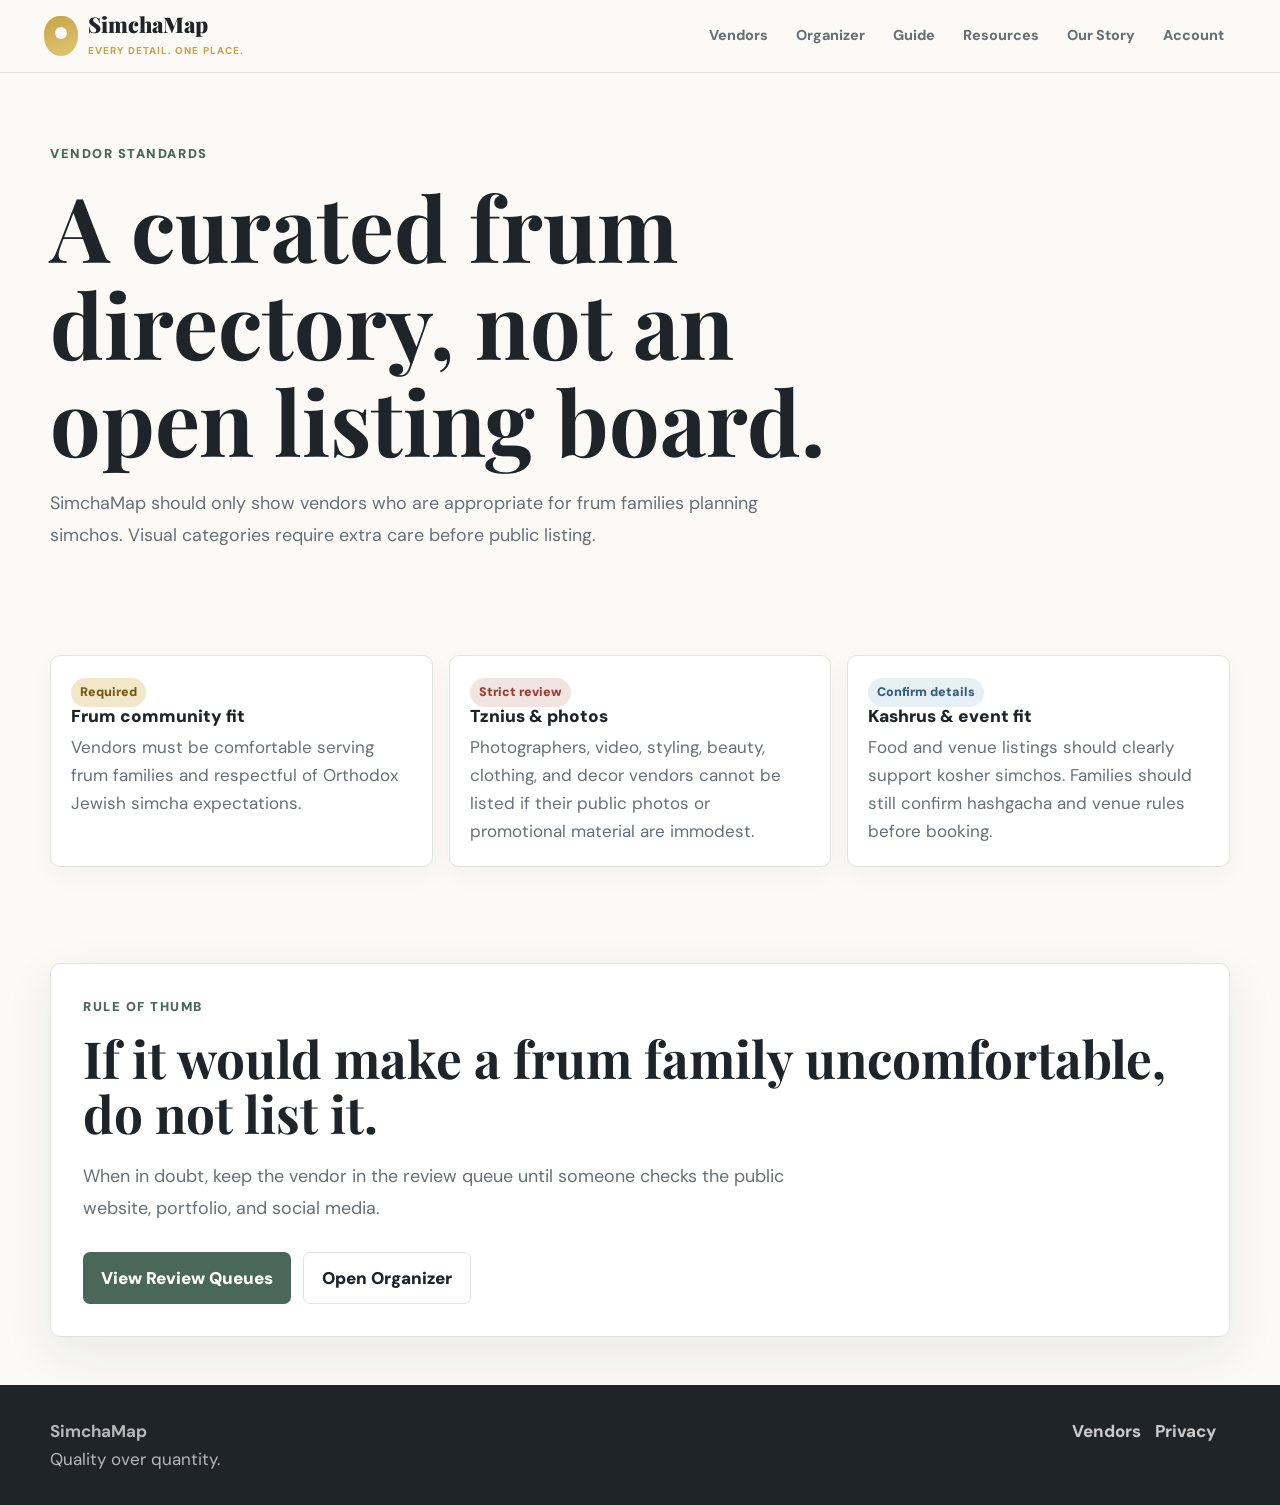
<file: vendor-standards.html>
<!DOCTYPE html>
<html lang="en">
<head>
  <meta charset="UTF-8">
  <meta name="viewport" content="width=device-width, initial-scale=1.0">
  <title>Vendor Standards - SimchaMap</title>
  <meta name="description" content="SimchaMap vendor standards for frum-family appropriate listings.">
  <link rel="icon" type="image/svg+xml" href="favicon.svg">
  <link rel="preconnect" href="https://fonts.googleapis.com">
  <link rel="preconnect" href="https://fonts.gstatic.com" crossorigin>
  <link href="https://fonts.googleapis.com/css2?family=DM+Sans:wght@400;500;600;700;800;900&family=Playfair+Display:wght@600;700;900&display=swap" rel="stylesheet">
  <link rel="stylesheet" href="site.css">
</head>
<body>
<div class="app-shell">
  <header class="topbar">
    <nav class="nav">
      <a class="brand" href="index.html"><span class="brand-mark"></span><span><span class="brand-name">SimchaMap</span><span class="brand-tag">Every detail. One place.</span></span></a>
      <div class="nav-links"><a href="rockland.html">Vendors</a><a href="dashboard.html">Organizer</a><a href="bar-mitzvah-guide.html">Guide</a><a href="resources.html">Resources</a><a href="about.html">Our Story</a><a href="account.html">Account</a></div>
    </nav>
  </header>
  <main>
    <section class="hero">
      <div class="container">
        <p class="eyebrow">Vendor standards</p>
        <h1>A curated frum directory, not an open listing board.</h1>
        <p class="lead">SimchaMap should only show vendors who are appropriate for frum families planning simchos. Visual categories require extra care before public listing.</p>
      </div>
    </section>
    <section class="section">
      <div class="container grid three">
        <article class="card"><span class="badge gold">Required</span><h3>Frum community fit</h3><p>Vendors must be comfortable serving frum families and respectful of Orthodox Jewish simcha expectations.</p></article>
        <article class="card"><span class="badge review">Strict review</span><h3>Tznius & photos</h3><p>Photographers, video, styling, beauty, clothing, and decor vendors cannot be listed if their public photos or promotional material are immodest.</p></article>
        <article class="card"><span class="badge blue">Confirm details</span><h3>Kashrus & event fit</h3><p>Food and venue listings should clearly support kosher simchos. Families should still confirm hashgacha and venue rules before booking.</p></article>
      </div>
    </section>
    <section class="section">
      <div class="container panel panel-pad">
        <p class="eyebrow">Rule of thumb</p>
        <h2>If it would make a frum family uncomfortable, do not list it.</h2>
        <p class="lead">When in doubt, keep the vendor in the review queue until someone checks the public website, portfolio, and social media.</p>
        <div class="actions"><a class="btn sage" href="rockland.html?tab=photo">View Review Queues</a><a class="btn secondary" href="dashboard.html">Open Organizer</a></div>
      </div>
    </section>
  </main>
  <footer class="footer"><div class="footer-inner"><div><strong>SimchaMap</strong><br>Quality over quantity.</div><div><a href="rockland.html">Vendors</a><a href="privacy.html">Privacy</a></div></div></footer>
</div>
</body>
</html>
</file>
<file: site.css>
:root {
  --ink: #1f2428;
  --text: #2f3437;
  --muted: #687076;
  --line: #dfe4df;
  --paper: #fbfaf6;
  --white: #ffffff;
  --gold: #c7a34b;
  --gold-soft: #f2e7c8;
  --sage: #49685a;
  --sage-soft: #e7eee9;
  --blue: #355f7d;
  --blue-soft: #e7f0f5;
  --danger: #9f3b32;
  --shadow: 0 18px 50px rgba(31, 36, 40, .08);
}

* { box-sizing: border-box; }
html { scroll-behavior: smooth; }
body {
  margin: 0;
  background: var(--paper);
  color: var(--text);
  font-family: "DM Sans", system-ui, -apple-system, BlinkMacSystemFont, "Segoe UI", sans-serif;
  font-size: 17px;
  line-height: 1.65;
}
a { color: inherit; }
button, input, select, textarea { font: inherit; }
button { cursor: pointer; }

.app-shell { min-height: 100vh; display: flex; flex-direction: column; }
.topbar {
  position: sticky;
  top: 0;
  z-index: 20;
  background: rgba(251, 250, 246, .94);
  border-bottom: 1px solid var(--line);
  backdrop-filter: blur(14px);
}
.nav {
  max-width: 1240px;
  margin: 0 auto;
  min-height: 72px;
  padding: 0 24px;
  display: flex;
  align-items: center;
  justify-content: space-between;
  gap: 24px;
}
.brand { display: flex; align-items: center; gap: 10px; color: var(--ink); text-decoration: none; }
.brand-mark {
  width: 34px;
  height: 40px;
  border-radius: 50% 50% 55% 55%;
  background: linear-gradient(160deg, var(--gold), #e0c772);
  position: relative;
}
.brand-mark::after {
  content: "";
  position: absolute;
  width: 12px;
  height: 12px;
  border-radius: 999px;
  background: var(--paper);
  left: 11px;
  top: 11px;
}
.brand-name {
  font-family: "Playfair Display", Georgia, serif;
  font-size: 1.35rem;
  line-height: 1;
  font-weight: 900;
}
.brand-tag { display: block; color: var(--gold); font-size: .62rem; font-weight: 800; letter-spacing: .11em; text-transform: uppercase; margin-top: 2px; }
.nav-links { display: flex; align-items: center; gap: 4px; flex-wrap: wrap; justify-content: flex-end; }
.nav-links a {
  color: var(--muted);
  text-decoration: none;
  font-size: .9rem;
  font-weight: 800;
  padding: 9px 12px;
  border-radius: 999px;
}
.nav-links a:hover, .nav-links a.active { background: var(--sage-soft); color: var(--ink); }

.container { width: min(1180px, calc(100% - 40px)); margin: 0 auto; }
.hero {
  padding: 70px 0 56px;
}
.hero-grid {
  display: grid;
  grid-template-columns: minmax(0, 1fr) 420px;
  gap: 42px;
  align-items: center;
}
.eyebrow { color: var(--sage); font-size: .8rem; font-weight: 900; letter-spacing: .12em; text-transform: uppercase; margin: 0 0 14px; }
h1, h2, h3 { color: var(--ink); margin: 0; line-height: 1.08; }
h1, h2 { font-family: "Playfair Display", Georgia, serif; }
h1 { font-size: clamp(3rem, 7vw, 5.8rem); max-width: 840px; }
h2 { font-size: clamp(2rem, 4vw, 3.25rem); }
h3 { font-size: 1.08rem; font-weight: 900; }
.lead { color: var(--muted); font-size: 1.12rem; line-height: 1.75; max-width: 710px; margin: 20px 0 0; }
.actions { display: flex; flex-wrap: wrap; gap: 12px; margin-top: 28px; }
.btn {
  display: inline-flex;
  align-items: center;
  justify-content: center;
  min-height: 46px;
  border: 0;
  border-radius: 7px;
  padding: 11px 18px;
  text-decoration: none;
  font-weight: 900;
  color: var(--ink);
  background: var(--gold);
}
.btn.secondary { background: var(--white); border: 1px solid var(--line); }
.btn.sage { background: var(--sage); color: var(--white); }
.btn.ghost { background: transparent; border: 1px solid var(--line); color: var(--muted); }
.btn.danger { background: #fff; border: 1px solid rgba(159, 59, 50, .32); color: var(--danger); }

.panel {
  background: var(--white);
  border: 1px solid var(--line);
  border-radius: 10px;
  box-shadow: var(--shadow);
}
.panel-pad { padding: clamp(20px, 3vw, 32px); }
.quick-card { padding: 24px; display: grid; gap: 16px; }
.quick-row { display: flex; justify-content: space-between; gap: 18px; padding: 14px 0; border-top: 1px solid var(--line); }
.quick-row:first-child { border-top: 0; }
.quick-row span { color: var(--muted); }

.section { padding: 48px 0; }
.section-head { display: flex; align-items: end; justify-content: space-between; gap: 24px; margin-bottom: 22px; }
.section-head p { color: var(--muted); max-width: 640px; margin: 10px 0 0; }
.grid { display: grid; gap: 16px; }
.grid.two { grid-template-columns: repeat(2, minmax(0, 1fr)); }
.grid.three { grid-template-columns: repeat(3, minmax(0, 1fr)); }
.grid.four { grid-template-columns: repeat(4, minmax(0, 1fr)); }
.card {
  background: var(--white);
  border: 1px solid var(--line);
  border-radius: 10px;
  padding: 20px;
  box-shadow: 0 8px 24px rgba(31, 36, 40, .04);
}
.card.clickable { cursor: pointer; transition: transform .18s, box-shadow .18s, border-color .18s; }
.card.clickable:hover { transform: translateY(-2px); border-color: rgba(73, 104, 90, .35); box-shadow: var(--shadow); }
.card p { color: var(--muted); margin: 8px 0 0; }
.meta { color: var(--sage); font-size: .78rem; font-weight: 900; letter-spacing: .1em; text-transform: uppercase; margin-bottom: 10px; }
.badge { display: inline-flex; align-items: center; border-radius: 999px; background: var(--sage-soft); color: var(--sage); font-size: .78rem; font-weight: 900; padding: 4px 9px; }
.badge.gold { background: var(--gold-soft); color: #745b13; }
.badge.blue { background: var(--blue-soft); color: var(--blue); }
.badge.review { background: #f1e5e1; color: var(--danger); }

.toolbar { display: flex; align-items: center; justify-content: space-between; gap: 12px; flex-wrap: wrap; margin-bottom: 16px; }
.tabs { display: flex; flex-wrap: wrap; gap: 8px; }
.tab {
  border: 1px solid var(--line);
  background: var(--white);
  border-radius: 999px;
  min-height: 42px;
  padding: 8px 14px;
  color: var(--muted);
  font-weight: 900;
}
.tab.active { color: var(--white); background: var(--sage); border-color: var(--sage); }
.tab-panel { display: none; }
.tab-panel.active { display: block; }

.vendor-card { display: grid; gap: 10px; }
.vendor-badges { display: flex; flex-wrap: wrap; gap: 6px; }
.vendor-meta-line { font-weight: 800; color: var(--sage) !important; }
.vendor-note { font-size: .9rem; line-height: 1.45; }
.vendor-actions { display: flex; flex-wrap: wrap; gap: 8px; margin-top: 8px; }
.small-link {
  display: inline-flex;
  min-height: 38px;
  align-items: center;
  border: 1px solid var(--line);
  border-radius: 7px;
  padding: 7px 10px;
  text-decoration: none;
  font-weight: 900;
  color: var(--ink);
  background: var(--white);
}

.app-layout {
  display: grid;
  grid-template-columns: 250px minmax(0, 1fr);
  min-height: calc(100vh - 72px);
}
.sidebar { background: var(--white); border-right: 1px solid var(--line); padding: 24px; }
.sidebar .tab { width: 100%; justify-content: flex-start; border-radius: 8px; margin-bottom: 8px; }
.content { padding: 32px min(4vw, 42px) 64px; }
.summary-grid { display: grid; grid-template-columns: repeat(4, minmax(0, 1fr)); gap: 14px; margin: 20px 0; }
.summary { background: var(--white); border: 1px solid var(--line); border-radius: 10px; padding: 18px; }
.summary span { color: var(--muted); font-size: .78rem; font-weight: 900; letter-spacing: .08em; text-transform: uppercase; }
.summary strong { display: block; color: var(--ink); font-family: "Playfair Display", Georgia, serif; font-size: 2rem; line-height: 1.1; margin-top: 6px; }

.form-grid { display: grid; gap: 12px; grid-template-columns: repeat(4, minmax(0, 1fr)); }
.field { display: grid; gap: 6px; }
.field label { color: var(--muted); font-size: .78rem; font-weight: 900; letter-spacing: .07em; text-transform: uppercase; }
.field input, .field select, .field textarea {
  width: 100%;
  min-height: 44px;
  border: 1px solid var(--line);
  border-radius: 7px;
  background: var(--white);
  color: var(--text);
  padding: 10px 12px;
}
.field textarea { min-height: 96px; resize: vertical; }
.field.full { grid-column: 1 / -1; }
.table-wrap { overflow: auto; border-top: 1px solid var(--line); margin-top: 16px; }
table { border-collapse: collapse; width: 100%; min-width: 760px; }
th { color: var(--muted); font-size: .76rem; letter-spacing: .08em; text-align: left; text-transform: uppercase; padding: 13px 10px; }
td { border-top: 1px solid var(--line); padding: 10px; vertical-align: top; }
td input, td select, td textarea { width: 100%; border: 1px solid var(--line); border-radius: 6px; padding: 8px; }
td textarea { min-height: 70px; resize: vertical; }
.delete { color: var(--danger); background: #fff; border: 1px solid rgba(159, 59, 50, .3); border-radius: 6px; padding: 8px 10px; font-weight: 900; }

.calendar-layout { display: grid; grid-template-columns: minmax(0, 1.4fr) 360px; gap: 16px; }
.calendar-head { display: flex; align-items: center; justify-content: space-between; gap: 12px; padding: 16px; background: var(--ink); color: var(--white); border-radius: 10px 10px 0 0; }
.calendar-grid { display: grid; grid-template-columns: repeat(7, 1fr); background: var(--white); border: 1px solid var(--line); border-top: 0; border-radius: 0 0 10px 10px; overflow: hidden; }
.day-name { background: var(--sage-soft); color: var(--sage); font-size: .75rem; font-weight: 900; text-align: center; padding: 9px; }
.day { min-height: 94px; padding: 8px; border-top: 1px solid var(--line); border-right: 1px solid var(--line); }
.day:nth-child(7n) { border-right: 0; }
.day-num { color: var(--muted); font-weight: 900; font-size: .8rem; }
.event-chip { margin-top: 5px; padding: 4px 6px; border-radius: 5px; background: var(--gold-soft); font-size: .75rem; line-height: 1.25; }
.event-list { display: grid; gap: 10px; }
.event-item { background: var(--white); border: 1px solid var(--line); border-left: 4px solid var(--gold); border-radius: 8px; padding: 12px; }
.event-item span { color: var(--muted); font-size: .92rem; }

.checklist { display: grid; grid-template-columns: repeat(2, minmax(0, 1fr)); gap: 10px; }
.check { display: flex; gap: 10px; align-items: flex-start; background: var(--white); border: 1px solid var(--line); border-radius: 8px; padding: 12px; }
.check.done { opacity: .62; text-decoration: line-through; }

.organizer-layout {
  grid-template-columns: 300px minmax(0, 1fr);
}
.organizer-sidebar {
  position: sticky;
  top: 72px;
  height: calc(100vh - 72px);
  overflow: auto;
}
.organizer-sidebar h2 {
  font-size: 1.55rem;
  margin-bottom: 10px;
}
.sidebar-copy {
  color: var(--muted);
  margin: 0 0 18px;
  font-size: .95rem;
  line-height: 1.55;
}
.sync-card {
  display: grid;
  gap: 4px;
  background: var(--sage-soft);
  border: 1px solid rgba(73, 104, 90, .18);
  border-radius: 10px;
  padding: 14px;
  margin-bottom: 18px;
}
.sync-card strong {
  color: var(--ink);
  line-height: 1.2;
}
.sync-card span {
  color: var(--muted);
  font-size: .88rem;
  line-height: 1.45;
}
.sync-card a {
  width: fit-content;
  color: var(--sage);
  font-size: .86rem;
  font-weight: 900;
  text-decoration: none;
  margin-top: 4px;
}
.organizer-tabs {
  display: grid;
  gap: 8px;
}
.organizer-content {
  max-width: 1260px;
  width: 100%;
}
.organizer-hero {
  display: grid;
  grid-template-columns: minmax(0, 1fr) 320px;
  gap: 24px;
  align-items: stretch;
  margin-bottom: 22px;
}
.profile-snapshot {
  align-content: center;
}
.profile-snapshot h3 {
  font-family: "Playfair Display", Georgia, serif;
  font-size: 2rem;
  line-height: 1.05;
  margin-top: 14px;
}
.profile-snapshot p {
  color: var(--muted);
  margin: 8px 0 0;
}
.profile-form {
  grid-template-columns: repeat(3, minmax(0, 1fr));
}
.progress-row {
  display: flex;
  align-items: center;
  justify-content: space-between;
  gap: 16px;
  padding: 12px 0;
  border-top: 1px solid var(--line);
}
.progress-row:first-of-type {
  border-top: 0;
}
.progress-row span {
  color: var(--muted);
}
.stage-grid {
  display: grid;
  grid-template-columns: repeat(2, minmax(0, 1fr));
  gap: 16px;
}
.stage-card h3 {
  margin-bottom: 12px;
}
.stage-list {
  display: grid;
  gap: 8px;
}
.stage-list .check {
  align-items: center;
  min-height: 52px;
  box-shadow: none;
}
.stage-list .check span {
  flex: 1;
}
.mini-delete {
  border: 0;
  background: transparent;
  color: var(--danger);
  font-size: .78rem;
  font-weight: 900;
}
.notes-grid {
  display: grid;
  grid-template-columns: repeat(3, minmax(0, 1fr));
  gap: 16px;
}
.note-card {
  display: grid;
  gap: 10px;
}
.note-card input,
.note-card textarea,
.vendor-card input,
.vendor-card select,
.vendor-card textarea {
  width: 100%;
  border: 1px solid var(--line);
  border-radius: 7px;
  padding: 10px 12px;
  background: var(--white);
  color: var(--text);
}
.note-card input {
  font-weight: 900;
  color: var(--ink);
}
.note-card textarea,
.vendor-card textarea {
  min-height: 130px;
  resize: vertical;
}
.vendor-card button.small-link {
  cursor: pointer;
}

.portal-hero {
  padding: 76px 0 44px;
  background:
    linear-gradient(120deg, rgba(231, 238, 233, .9), rgba(242, 231, 200, .55)),
    var(--paper);
  border-bottom: 1px solid var(--line);
}
.portal-hero-grid {
  display: grid;
  grid-template-columns: minmax(0, 1fr) 360px;
  gap: 32px;
  align-items: center;
}
.portal-status h3 {
  font-family: "Playfair Display", Georgia, serif;
  font-size: 2rem;
  line-height: 1;
  margin-top: 16px;
}
.portal-status p {
  color: var(--muted);
  margin: 12px 0 0;
}
.portal-frame {
  width: 100%;
  min-height: 760px;
  border: 1px solid var(--line);
  border-radius: 10px;
  background: var(--white);
  box-shadow: var(--shadow);
}
.setup-steps .card {
  min-height: 220px;
}
.setup-steps .badge {
  margin-bottom: 18px;
}
.schema-panel {
  margin-top: 18px;
}
.schema-table {
  display: grid;
  grid-template-columns: repeat(4, minmax(0, 1fr));
  gap: 10px;
}
.schema-table div {
  display: grid;
  gap: 5px;
  min-height: 112px;
  padding: 14px;
  border: 1px solid var(--line);
  border-radius: 8px;
  background: var(--paper);
}
.schema-table strong {
  color: var(--ink);
}
.schema-table span {
  color: var(--muted);
  font-size: .9rem;
  line-height: 1.45;
}

.footer { margin-top: auto; background: var(--ink); color: rgba(255,255,255,.68); padding: 32px 0; }
.footer-inner { width: min(1180px, calc(100% - 40px)); margin: 0 auto; display: flex; justify-content: space-between; gap: 18px; flex-wrap: wrap; }
.footer a { color: rgba(255,255,255,.76); text-decoration: none; font-weight: 800; margin-right: 14px; }

@media (max-width: 920px) {
  body { font-size: 16px; }
  .nav { min-height: auto; padding: 14px 18px; align-items: flex-start; flex-direction: column; }
  .nav-links { justify-content: flex-start; }
  .hero-grid, .grid.two, .grid.three, .grid.four, .calendar-layout, .app-layout { grid-template-columns: 1fr; }
  .sidebar { position: sticky; top: 0; z-index: 5; border-right: 0; border-bottom: 1px solid var(--line); padding: 14px 20px; }
  .organizer-sidebar { height: auto; overflow: visible; }
  .organizer-sidebar h2,
  .sidebar-copy,
  .sync-card { display: none; }
  .sidebar .tabs { display: flex; overflow-x: auto; flex-wrap: nowrap; }
  .sidebar .tab { width: auto; white-space: nowrap; }
  .summary-grid { grid-template-columns: repeat(2, minmax(0, 1fr)); }
  .form-grid { grid-template-columns: 1fr; }
  .checklist { grid-template-columns: 1fr; }
  .organizer-hero, .profile-form, .stage-grid, .notes-grid { grid-template-columns: 1fr; }
  .portal-hero-grid, .schema-table { grid-template-columns: 1fr; }
}

@media (max-width: 560px) {
  .container { width: min(100% - 28px, 1180px); }
  .brand-tag { display: none; }
  .nav-links a { padding: 7px 8px; font-size: .84rem; }
  .hero { padding: 42px 0 34px; }
  h1 { font-size: 2.5rem; }
  .summary-grid { grid-template-columns: 1fr; }
}
</file>
